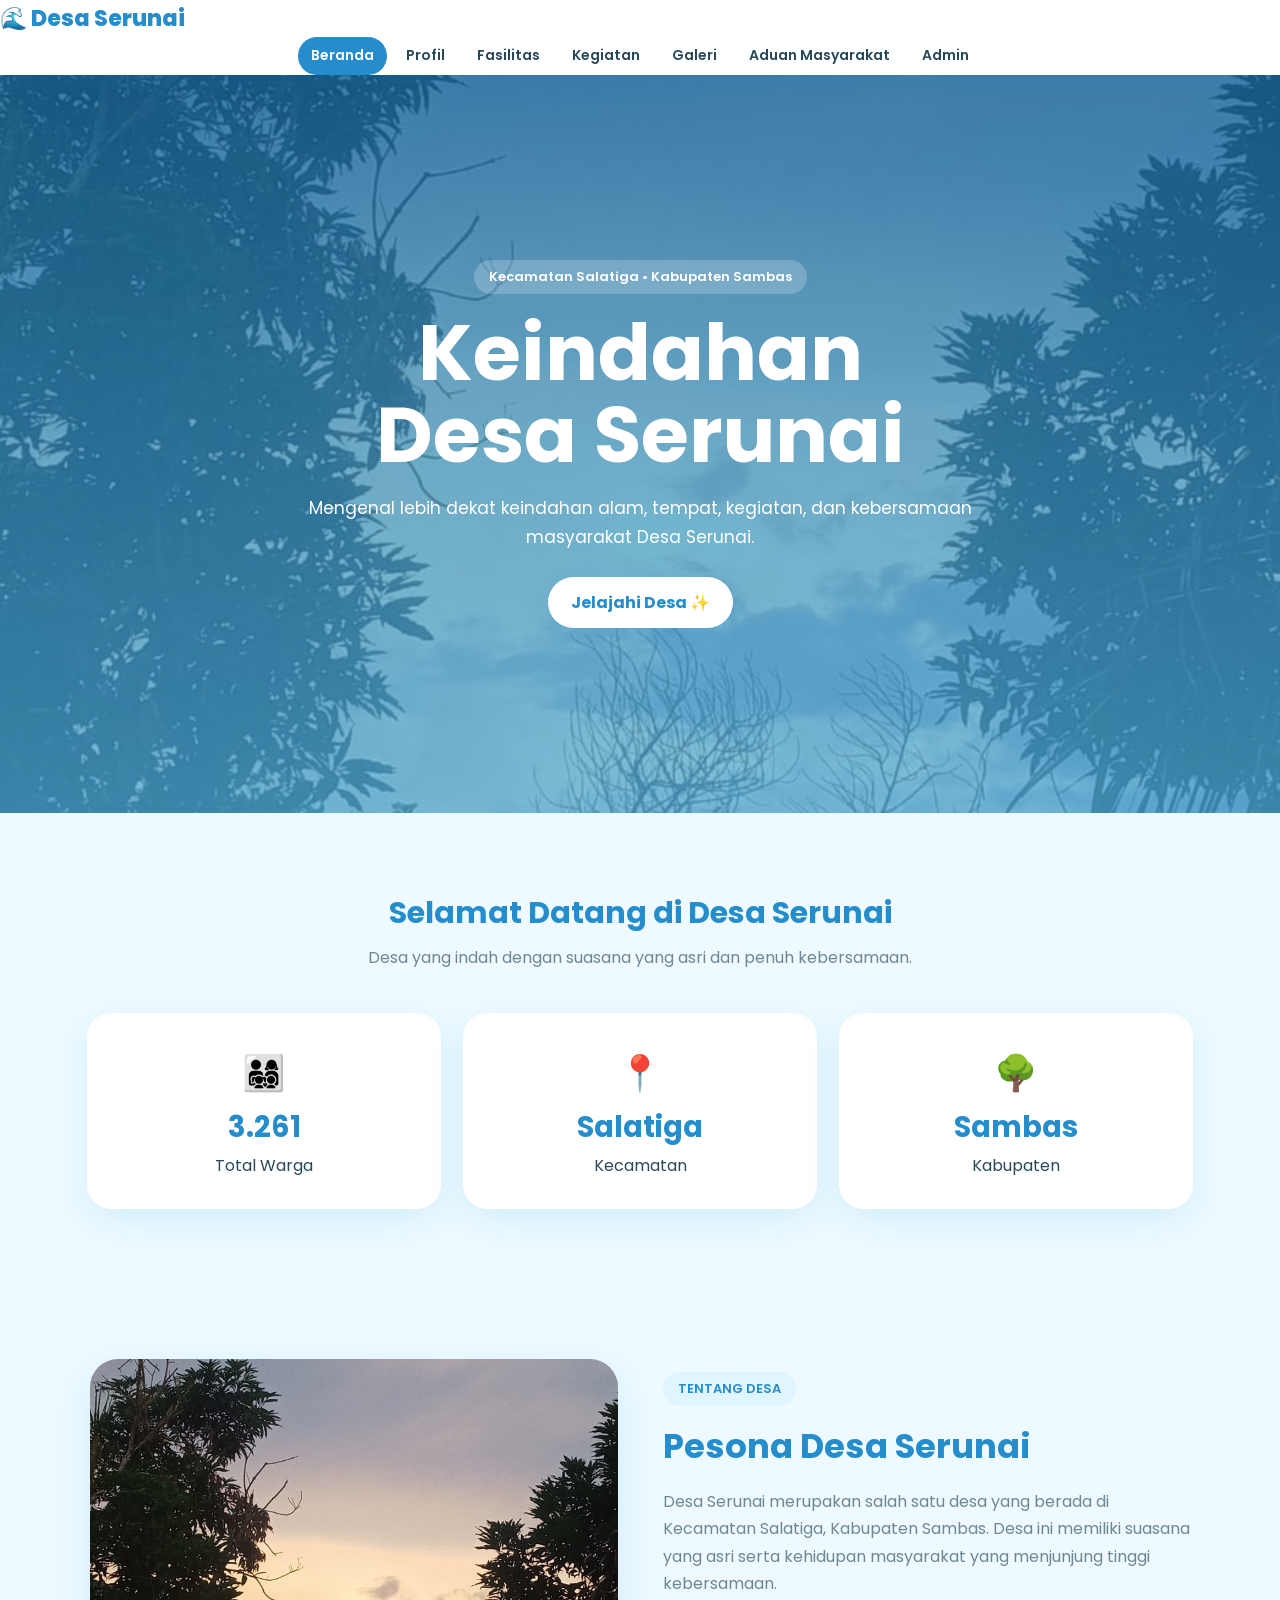
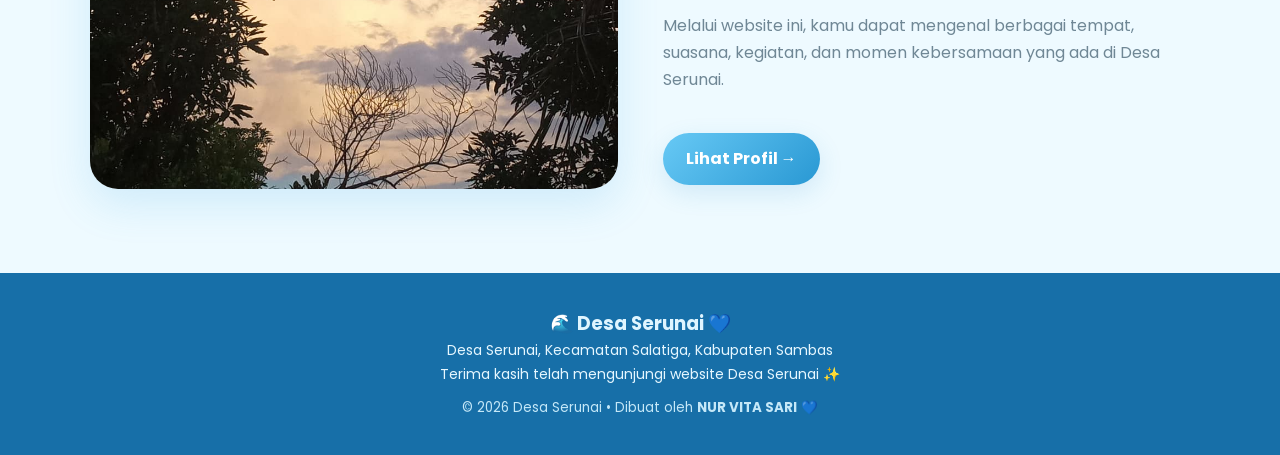
<file: index.html>
<!DOCTYPE html>
<html lang="id">

<head>
    <meta charset="UTF-8">
    <meta name="viewport" content="width=device-width, initial-scale=1.0">

    <title>Desa Serunai - Beranda</title>
      <link rel="icon" type="image/jpeg" href="favicon.jpg">
<link rel="shortcut icon" type="image/jpeg" href="favicon.jpg">

    <link rel="stylesheet" href="style.css">
</head>

<body>

<nav>

    <div class="logo">
        🌊 Desa Serunai
    </div>

    <div class="menu">

        <a href="index.html" class="active">
            Beranda
        </a>

        <a href="profil.html">
            Profil
        </a>

        <a href="fasilitas.html">
            Fasilitas
        </a>

        <a href="kegiatan.html">
            Kegiatan
        </a>

        <a href="galeri.html">
            Galeri
        </a>

        <a href="aduan.html">
            Aduan Masyarakat
        </a>

        <a href="admin.html">
            Admin
        </a>

    </div>

</nav>


<!-- ========================================
     HERO
======================================== -->

<section class="hero">

    <div class="hero-content">

        <span class="label">
            Kecamatan Salatiga • Kabupaten Sambas
        </span>

        <h1>
            Keindahan<br>
            Desa Serunai
        </h1>

        <p>
            Mengenal lebih dekat keindahan alam, tempat,
            kegiatan, dan kebersamaan masyarakat Desa Serunai.
        </p>

        <a
            href="profil.html"
            class="btn sound">

            Jelajahi Desa ✨

        </a>

    </div>

</section>


<!-- ========================================
     STATISTIK
======================================== -->

<section class="section">

    <div class="title">

        <h2>
            Selamat Datang di Desa Serunai
        </h2>

        <p>
            Desa yang indah dengan suasana
            yang asri dan penuh kebersamaan.
        </p>

    </div>


    <div class="stats">


        <div class="stat card-animate">

            <div class="icon">
                👨‍👩‍👧‍👦
            </div>

            <h3>
                3.261
            </h3>

            <p>
                Total Warga
            </p>

        </div>


        <div class="stat card-animate">

            <div class="icon">
                📍
            </div>

            <h3>
                Salatiga
            </h3>

            <p>
                Kecamatan
            </p>

        </div>


        <div class="stat card-animate">

            <div class="icon">
                🌳
            </div>

            <h3>
                Sambas
            </h3>

            <p>
                Kabupaten
            </p>

        </div>


    </div>

</section>


<!-- ========================================
     TENTANG DESA
======================================== -->

<section class="section purple-section">

    <div class="about-home">


        <div class="image-box">

            <img
                src="foto/keindahan.jpg"
                alt="Keindahan Desa Serunai">

        </div>


        <div class="about-text">

            <span class="label purple">
                TENTANG DESA
            </span>


            <h2>
                Pesona Desa Serunai
            </h2>


            <p>
                Desa Serunai merupakan salah satu desa
                yang berada di Kecamatan Salatiga,
                Kabupaten Sambas.

                Desa ini memiliki suasana yang asri
                serta kehidupan masyarakat yang
                menjunjung tinggi kebersamaan.
            </p>


            <p>
                Melalui website ini, kamu dapat mengenal
                berbagai tempat, suasana, kegiatan,
                dan momen kebersamaan yang ada
                di Desa Serunai.
            </p>


            <a
                href="profil.html"
                class="btn purple-btn sound">

                Lihat Profil →

            </a>

        </div>


    </div>

</section>


<!-- ========================================
     FOOTER
======================================== -->

<footer>

    <h3>
        🌊 Desa Serunai 💙
    </h3>


    <p>
        Desa Serunai, Kecamatan Salatiga,
        Kabupaten Sambas
    </p>


    <p>
        Terima kasih telah mengunjungi website
        Desa Serunai ✨
    </p>


    <small>
        © 2026 Desa Serunai •
        Dibuat oleh <strong>NUR VITA SARI</strong> 💙
    </small>


</footer>


<script src="script.js"></script>

</body>
</html>
</file>
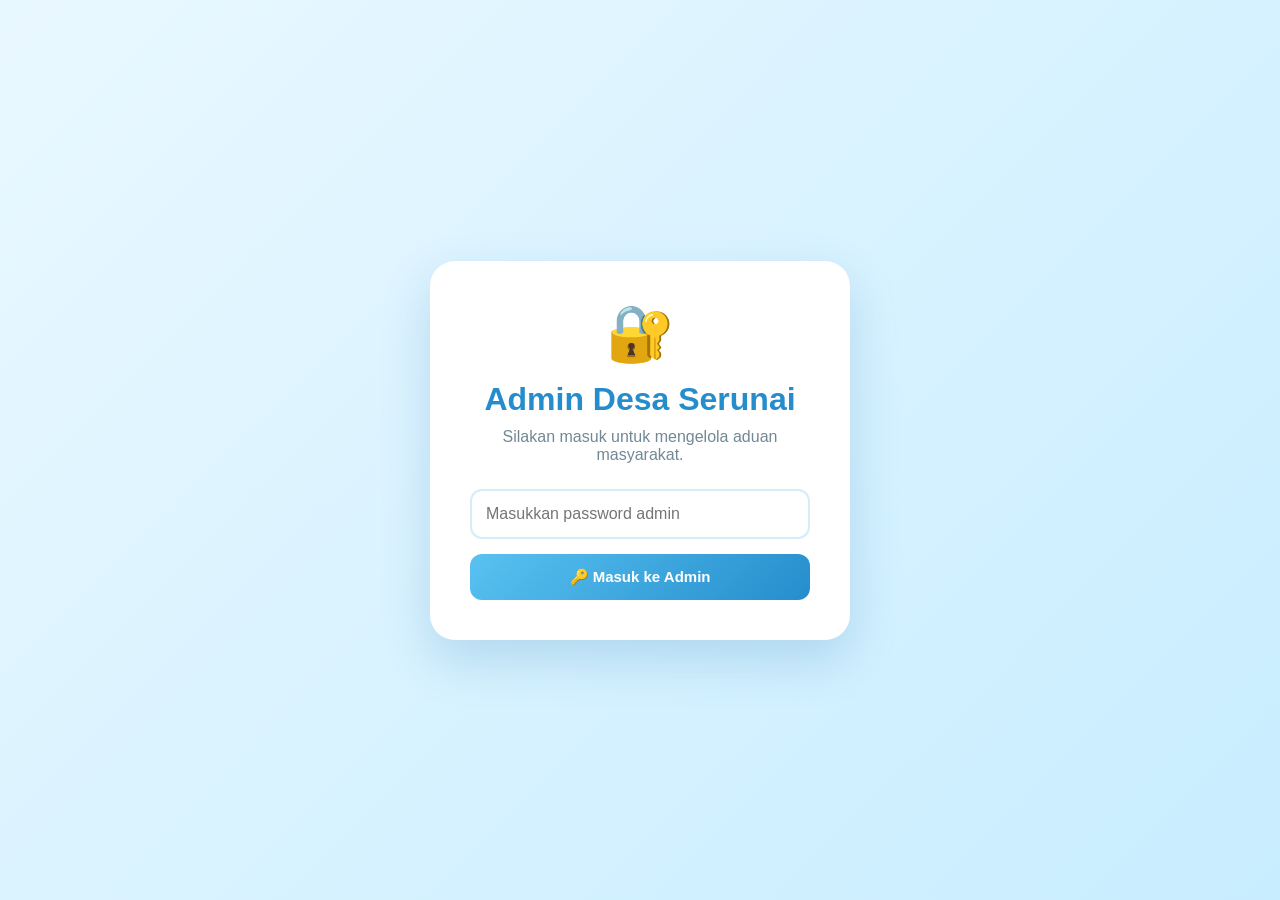
<file: admin.html>
<!DOCTYPE html>
<html lang="id">

<head>

<meta charset="UTF-8">

<meta name="viewport"
      content="width=device-width, initial-scale=1.0">

<title>Admin Aduan - Desa Serunai</title>

<style>

* {
    box-sizing: border-box;
    margin: 0;
    padding: 0;
    font-family: Arial, sans-serif;
}

body {

    min-height: 100vh;

    background:
        linear-gradient(
            135deg,
            #e9f8ff,
            #c8edff
        );

    color: #29485a;

}

/* =====================================================
   LOGIN
===================================================== */

#loginPage {

    min-height: 100vh;

    display: flex;

    justify-content: center;

    align-items: center;

    padding: 20px;

}

.login-box {

    width: 100%;

    max-width: 420px;

    padding: 40px;

    background: white;

    border-radius: 25px;

    text-align: center;

    box-shadow:
        0 20px 50px
        rgba(0,100,160,.18);

}

.login-box h1 {

    color: #258dcc;

    margin-bottom: 10px;

}

.login-box p {

    color: #718895;

    margin-bottom: 25px;

}

.login-box input {

    width: 100%;

    padding: 14px;

    border:
        2px solid
        #d5edf8;

    border-radius: 12px;

    outline: none;

    margin-bottom: 15px;

    font-size: 16px;

}

.login-box input:focus {

    border-color: #4db8ed;

}

.login-box button {

    width: 100%;

    padding: 14px;

    border: none;

    border-radius: 12px;

    background:
        linear-gradient(
            135deg,
            #59c2f1,
            #258dcc
        );

    color: white;

    font-weight: bold;

    cursor: pointer;

    font-size: 15px;

}

.login-box button:hover {

    opacity: .9;

}

#loginError {

    display: none;

    margin-top: 15px;

    color: #dc455c;

}

/* =====================================================
   ADMIN
===================================================== */

#adminPage {

    display: none;

    min-height: 100vh;

}

header {

    padding: 35px 20px;

    text-align: center;

    color: white;

    background:
        linear-gradient(
            135deg,
            #54beef,
            #258dcc
        );

}

header h1 {

    margin-bottom: 8px;

}

header p {

    opacity: .95;

}

.logout {

    margin-top: 15px;

    padding: 10px 18px;

    border:
        1px solid
        rgba(255,255,255,.6);

    border-radius: 10px;

    background:
        rgba(255,255,255,.15);

    color: white;

    cursor: pointer;

}

.logout:hover {

    background:
        rgba(255,255,255,.25);

}

/* =====================================================
   CONTAINER
===================================================== */

.container {

    width: 94%;

    max-width: 1100px;

    margin: 30px auto;

}

.toolbar {

    background: white;

    padding: 25px;

    border-radius: 22px;

    box-shadow:
        0 10px 35px
        rgba(50,150,200,.15);

    margin-bottom: 20px;

}

.toolbar h2 {

    color: #258dcc;

    margin-bottom: 8px;

}

.api-status {

    display: inline-block;

    margin-top: 12px;

    padding: 8px 13px;

    border-radius: 20px;

    background: #effaff;

    color: #258dcc;

    font-size: 13px;

}

.refresh {

    margin-top: 15px;

    padding: 11px 18px;

    border: none;

    border-radius: 10px;

    background: #258dcc;

    color: white;

    cursor: pointer;

    font-weight: bold;

}

.refresh:hover {

    background: #1778b3;

}

/* =====================================================
   CARD
===================================================== */

.card {

    background: white;

    border-radius: 22px;

    padding: 25px;

    margin-bottom: 20px;

    box-shadow:
        0 10px 35px
        rgba(50,150,200,.14);

}

.card h3 {

    color: #258dcc;

    margin-bottom: 15px;

    font-size: 22px;

}

.info {

    line-height: 1.9;

    margin-bottom: 15px;

}

.status {

    display: inline-block;

    padding: 5px 12px;

    border-radius: 20px;

    background: #fff0bd;

    color: #947000;

    font-size: 12px;

    font-weight: bold;

}

.isi {

    padding: 18px;

    background: #f1fbff;

    border-left:
        4px solid
        #4db8ed;

    border-radius: 12px;

    line-height: 1.7;

    margin-bottom: 18px;

}

/* =====================================================
   BALASAN LAMA
===================================================== */

.balasan-lama {

    padding: 18px;

    margin-top: 15px;

    margin-bottom: 18px;

    background: #effff7;

    border-left:
        4px solid
        #39b98a;

    border-radius: 12px;

    line-height: 1.7;

}

.balasan-lama strong {

    color: #22956d;

}

/* =====================================================
   REPLY BOX
===================================================== */

.reply-box {

    margin-top: 18px;

    padding: 20px;

    background: #f8fcff;

    border:
        1px solid
        #dceff7;

    border-radius: 15px;

}

.reply-box label {

    display: block;

    margin-bottom: 8px;

    font-weight: bold;

    color: #31566a;

}

.reply-box textarea {

    width: 100%;

    min-height: 120px;

    resize: vertical;

    padding: 13px;

    border:
        2px solid
        #d7edf6;

    border-radius: 12px;

    outline: none;

    font-size: 15px;

}

.reply-box textarea:focus {

    border-color: #4db8ed;

}

.reply-bottom {

    display: flex;

    gap: 10px;

    align-items: center;

    margin-top: 12px;

    flex-wrap: wrap;

}

.reply-bottom select {

    padding: 11px;

    border:
        2px solid
        #d7edf6;

    border-radius: 10px;

    background: white;

    cursor: pointer;

}

.btn-balasan {

    padding: 11px 18px;

    border: none;

    border-radius: 10px;

    background: #39b98a;

    color: white;

    font-weight: bold;

    cursor: pointer;

}

.btn-balasan:hover {

    background: #299d75;

}

.btn-balasan:disabled {

    opacity: .6;

    cursor: not-allowed;

}

/* =====================================================
   LOADING
===================================================== */

.kosong,
.loading {

    padding: 50px;

    background: white;

    border-radius: 22px;

    text-align: center;

}

.kosong h2,
.loading h2 {

    color: #258dcc;

    margin-bottom: 10px;

}

/* =====================================================
   ERROR
===================================================== */

.error-box {

    padding: 20px;

    background: #fff0f3;

    color: #d4425a;

    border-radius: 15px;

    text-align: center;

}

/* =====================================================
   RESPONSIVE
===================================================== */

@media(max-width:600px) {

    .container {

        width: 92%;

    }

    .card {

        padding: 18px;

    }

    .reply-bottom {

        flex-direction: column;

        align-items: stretch;

    }

    .reply-bottom select,
    .btn-balasan {

        width: 100%;

    }

}

</style>

</head>


<body>


<!-- =====================================================
     LOGIN
===================================================== -->

<div id="loginPage">

    <div class="login-box">

        <div
            style="
                font-size:55px;
                margin-bottom:15px;
            "
        >
            🔐
        </div>

        <h1>
            Admin Desa Serunai
        </h1>

        <p>
            Silakan masuk untuk
            mengelola aduan masyarakat.
        </p>

        <input
            type="password"
            id="password"
            placeholder="Masukkan password admin"
        >

        <button onclick="loginAdmin()">
            🔑 Masuk ke Admin
        </button>

        <div id="loginError">
            ❌ Password salah.
        </div>

    </div>

</div>


<!-- =====================================================
     ADMIN
===================================================== -->

<div id="adminPage">

    <header>

        <h1>
            🌊 Admin Desa Serunai
        </h1>

        <p>
            Panel Pengelolaan Aduan Masyarakat
        </p>

        <button
            class="logout"
            onclick="logoutAdmin()"
        >
            🚪 Keluar
        </button>

    </header>


    <div class="container">

        <div class="toolbar">

            <h2>
                💌 Data Aduan Masyarakat
            </h2>

            <p>
                Kelola aduan dan berikan
                balasan kepada masyarakat.
            </p>

            <div
                id="apiStatus"
                class="api-status"
            >
                🔄 Menghubungkan...
            </div>

            <br>

            <button
                class="refresh"
                onclick="ambilData()"
            >
                🔄 Refresh Data
            </button>

        </div>


        <div id="daftarAduan">

        </div>

    </div>

</div>


<script>

/* =====================================================
   KONFIGURASI
===================================================== */

const API_URL =
    "https://script.google.com/macros/s/AKfycbyC9Zb2LLDNiuRFQly2cYOfBQUuapv3_4bIygGKFYwK5VaRYfj2nJwn_UcS7KsPWBTa/exec";

const TOKEN =
    "SERUNAI2026";

const PASSWORD_ADMIN =
    "nurvita1234";


/* =====================================================
   LOGIN
===================================================== */

function loginAdmin() {

    const password =
        document
        .getElementById("password")
        .value
        .trim();


    if (
        password ===
        PASSWORD_ADMIN
    ) {

        sessionStorage.setItem(
            "adminLogin",
            "true"
        );


        document
            .getElementById("loginPage")
            .style.display = "none";


        document
            .getElementById("adminPage")
            .style.display = "block";


        ambilData();


    } else {

        document
            .getElementById("loginError")
            .style.display = "block";

    }

}


/* =====================================================
   ENTER LOGIN
===================================================== */

document
    .getElementById("password")
    .addEventListener(
        "keypress",
        function(event) {

            if (
                event.key ===
                "Enter"
            ) {

                loginAdmin();

            }

        }
    );


/* =====================================================
   LOGOUT
===================================================== */

function logoutAdmin() {

    sessionStorage.removeItem(
        "adminLogin"
    );


    document
        .getElementById("adminPage")
        .style.display = "none";


    document
        .getElementById("loginPage")
        .style.display = "flex";


    document
        .getElementById("password")
        .value = "";

}


/* =====================================================
   AMBIL DATA
===================================================== */

async function ambilData() {

    const container =
        document
        .getElementById(
            "daftarAduan"
        );


    container.innerHTML = `

        <div class="loading">

            <h2>
                🔄 Mengambil data...
            </h2>

            <p>
                Mohon tunggu sebentar.
            </p>

        </div>

    `;


    document
        .getElementById("apiStatus")
        .innerText =
        "🔄 Menghubungkan ke API...";


    try {

        const url =
            API_URL +
            "?token=" +
            encodeURIComponent(
                TOKEN
            ) +
            "&t=" +
            Date.now();


        const response =
            await fetch(url);


        const text =
            await response.text();


        console.log(
            "RESPON API:",
            text
        );


        let hasil;


        try {

            hasil =
                JSON.parse(text);

        } catch (error) {

            throw new Error(
                "API tidak mengembalikan JSON. Pastikan Apps Script sudah di-deploy sebagai Web App."
            );

        }


        if (
            hasil.success !== true
        ) {

            throw new Error(
                hasil.message ||
                "API gagal."
            );

        }


        document
            .getElementById("apiStatus")
            .innerText =
            "● API Terhubung • Data terbaru berhasil dimuat";


        renderData(
            hasil.data || []
        );


    } catch(error) {

        console.error(error);


        document
            .getElementById("apiStatus")
            .innerText =
            "● API gagal dihubungi";


        container.innerHTML = `

            <div class="error-box">

                ❌

                <b>
                    Gagal mengambil data.
                </b>

                <br><br>

                ${aman(
                    error.message
                )}

                <br><br>

                <button
                    class="refresh"
                    onclick="ambilData()"
                >
                    🔄 Coba Lagi
                </button>

            </div>

        `;

    }

}


/* =====================================================
   TAMPILKAN DATA
===================================================== */

function renderData(data) {

    const container =
        document
        .getElementById(
            "daftarAduan"
        );


    container.innerHTML = "";


    if (
        !data ||
        data.length === 0
    ) {

        container.innerHTML = `

            <div class="kosong">

                <div
                    style="
                        font-size:50px;
                        margin-bottom:15px;
                    "
                >
                    📭
                </div>

                <h2>
                    Belum Ada Aduan
                </h2>

                <p>
                    Belum ada aduan masyarakat.
                </p>

            </div>

        `;

        return;

    }


    data.forEach(
        function(aduan) {

            const card =
                document.createElement(
                    "div"
                );


            card.className =
                "card";


            const id =
                String(
                    aduan.id || ""
                ).trim();


            const balasan =
                aduan.balasan || "";


            /*
             * Gunakan ID internal yang aman
             * untuk textarea dan select.
             */

            const safeId =
                buatId(id);


            card.dataset.id =
                id;


            card.innerHTML = `

                <h3>
                    💌 ${aman(id)}
                </h3>


                <div class="info">

                    <b>👤 Nama:</b>
                    ${aman(aduan.nama)}

                    <br>

                    <b>📂 Kategori:</b>
                    ${aman(aduan.kategori)}

                    <br>

                    <b>📌 Judul:</b>
                    ${aman(aduan.judul)}

                    <br>

                    <b>📅 Tanggal:</b>
                    ${aman(aduan.tanggal)}

                    <br>

                    <b>📌 Status:</b>

                    <span class="status">
                        ${aman(
                            aduan.status ||
                            "Menunggu"
                        )}
                    </span>

                </div>


                <div class="isi">

                    <b>
                        📝 Isi Aduan:
                    </b>

                    <br><br>

                    ${aman(
                        aduan.isi
                    )}

                </div>


                ${
                    balasan
                    ?
                    `

                    <div class="balasan-lama">

                        <strong>
                            💬 Balasan Admin:
                        </strong>

                        <br><br>

                        ${aman(
                            balasan
                        )}

                    </div>

                    `
                    :
                    ""
                }


                <div class="reply-box">

                    <label>
                        💬 Balas Aduan
                    </label>


                    <textarea
                        id="balasan-${safeId}"
                        placeholder="Tuliskan balasan untuk masyarakat..."
                    >${aman(
                        balasan
                    )}</textarea>


                    <div class="reply-bottom">

                        <select
                            id="status-${safeId}"
                        >

                            <option
                                value="Menunggu"
                                ${
                                    aduan.status ===
                                    "Menunggu"
                                    ?
                                    "selected"
                                    :
                                    ""
                                }
                            >
                                Menunggu
                            </option>


                            <option
                                value="Diproses"
                                ${
                                    aduan.status ===
                                    "Diproses"
                                    ?
                                    "selected"
                                    :
                                    ""
                                }
                            >
                                Diproses
                            </option>


                            <option
                                value="Selesai"
                                ${
                                    aduan.status ===
                                    "Selesai"
                                    ?
                                    "selected"
                                    :
                                    ""
                                }
                            >
                                Selesai
                            </option>

                        </select>


                        <button
                            class="btn-balasan"
                            onclick="kirimBalasan(this)"
                        >
                            📤 Kirim Balasan
                        </button>

                    </div>

                </div>

            `;


            container.appendChild(
                card
            );

        }
    );

}


/* =====================================================
   KIRIM BALASAN
===================================================== */

async function kirimBalasan(tombol) {

    const card =
        tombol.closest(".card");


    if (!card) {

        alert(
            "❌ Data aduan tidak ditemukan."
        );

        return;

    }


    /*
     * Ambil ID langsung dari card.
     * Ini mencegah ID rusak karena karakter
     * khusus pada HTML.
     */

    const id =
        String(
            card.dataset.id || ""
        ).trim();


    const textarea =
        card.querySelector(
            "textarea"
        );


    const select =
        card.querySelector(
            "select"
        );


    const balasan =
        textarea.value.trim();


    const status =
        select.value;


    if (!id) {

        alert(
            "❌ ID aduan tidak ditemukan."
        );

        return;

    }


    if (!balasan) {

        alert(
            "Silakan tuliskan balasan terlebih dahulu."
        );

        textarea.focus();

        return;

    }


    tombol.disabled =
        true;


    tombol.innerText =
        "⏳ Menyimpan...";


    try {

        const data = {

            action:
                "balas",

            token:
                TOKEN,

            id:
                id,

            balasan:
                balasan,

            status:
                status

        };


        console.log(
            "DATA YANG DIKIRIM:",
            data
        );


        const response =
            await fetch(
                API_URL,
                {

                    method:
                        "POST",

                    headers: {

                        "Content-Type":
                            "text/plain;charset=utf-8"

                    },

                    body:
                        JSON.stringify(
                            data
                        )

                }
            );


        const text =
            await response.text();


        console.log(
            "RESPON BALASAN:",
            text
        );


        let hasil;


        try {

            hasil =
                JSON.parse(text);

        } catch(error) {

            throw new Error(
                "API tidak mengembalikan JSON. Periksa deployment Apps Script."
            );

        }


        if (
            hasil.success !== true
        ) {

            throw new Error(
                hasil.message ||
                "Balasan gagal disimpan."
            );

        }


        alert(
            "✅ Balasan berhasil disimpan!"
        );


        ambilData();


    } catch(error) {

        console.error(error);


        alert(
            "❌ Gagal menyimpan balasan:\n\n" +
            error.message
        );


        tombol.disabled =
            false;


        tombol.innerText =
            "📤 Kirim Balasan";

    }

}


/* =====================================================
   BUAT ID AMAN
===================================================== */

function buatId(value) {

    return String(value)
        .replace(
            /[^a-zA-Z0-9_-]/g,
            "_"
        );

}


/* =====================================================
   AMANKAN HTML
===================================================== */

function aman(value) {

    if (
        value === null ||
        value === undefined
    ) {

        return "";

    }


    const div =
        document.createElement(
            "div"
        );


    div.textContent =
        String(value);


    return div.innerHTML;

}


/* =====================================================
   CEK LOGIN SAAT HALAMAN DIBUKA
===================================================== */

if (
    sessionStorage.getItem(
        "adminLogin"
    ) === "true"
) {

    document
        .getElementById("loginPage")
        .style.display =
        "none";


    document
        .getElementById("adminPage")
        .style.display =
        "block";


    ambilData();

}

</script>

</body>

</html>
</file>
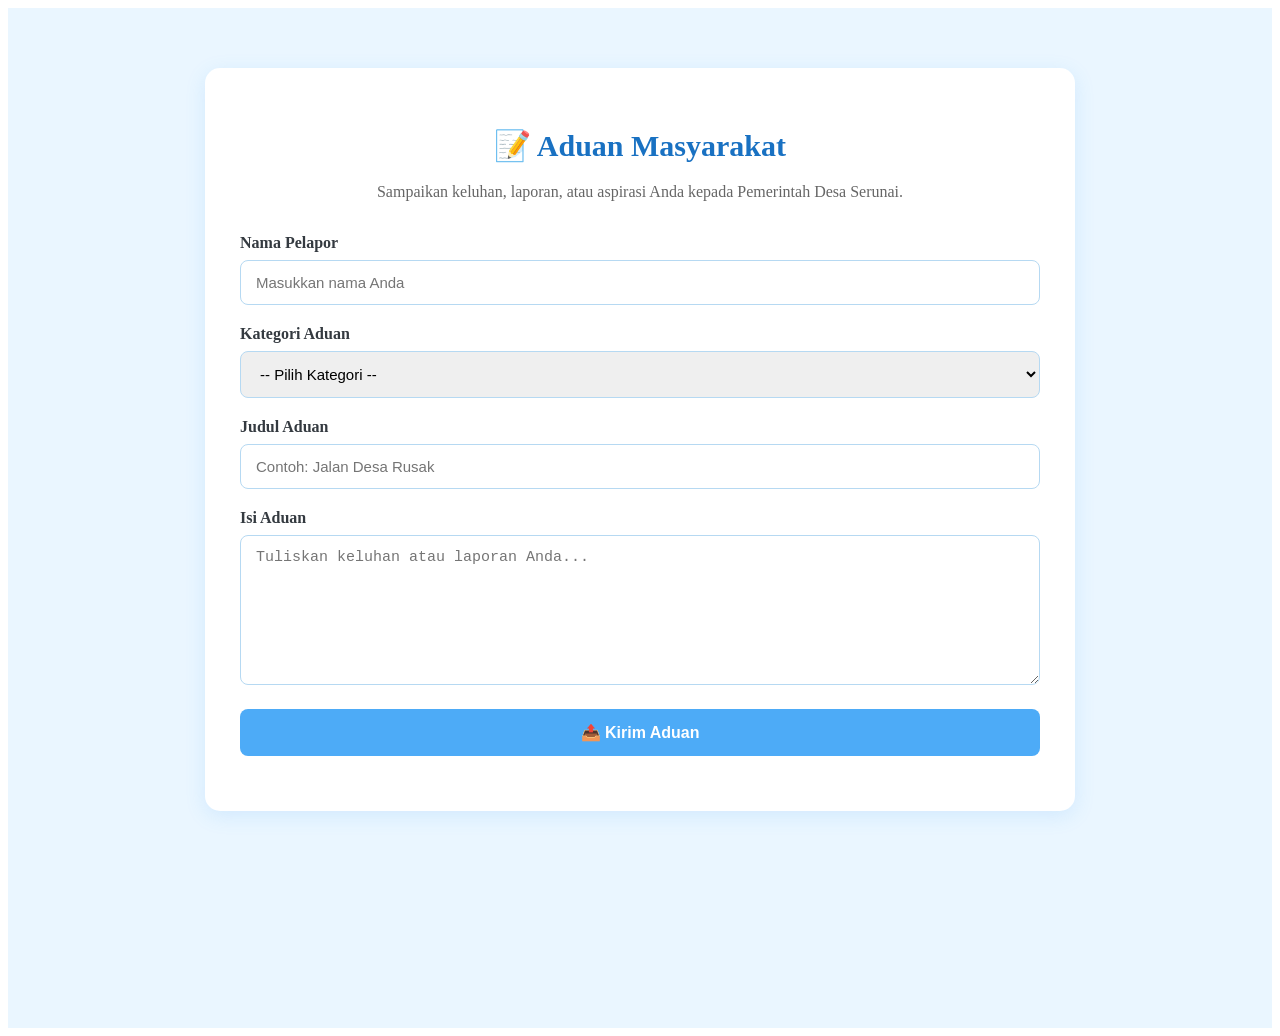
<file: aduan.html>
<!DOCTYPE html>
<html lang="id">

<head>

  <meta charset="UTF-8">

  <meta name="viewport"
        content="width=device-width, initial-scale=1.0">

  <title>Aduan Masyarakat - Desa Serunai</title>

  <!-- FAVICON -->
  <link rel="icon"
        type="image/jpeg"
        href="favicon.jpg">

  <link rel="shortcut icon"
        type="image/jpeg"
        href="favicon.jpg">


  <style>

    /* ==========================================
       BAGIAN ADUAN
       ========================================== */

    .aduan-section {
      padding: 60px 20px;
      background: #eaf6ff;
      min-height: 100vh;
    }


    .aduan-container {
      max-width: 800px;
      margin: auto;
      background: white;
      padding: 35px;
      border-radius: 15px;

      box-shadow:
        0 5px 20px rgba(77, 171, 247, 0.15);
    }


    /* ==========================================
       HEADER
       ========================================== */

    .aduan-header {
      text-align: center;
      margin-bottom: 30px;
    }


    .aduan-header h2 {
      color: #1971c2;
      font-size: 30px;
      margin-bottom: 10px;
    }


    .aduan-header p {
      color: #666;
      line-height: 1.6;
    }


    /* ==========================================
       FORM
       ========================================== */

    .form-group {
      margin-bottom: 20px;
    }


    .form-group label {
      display: block;
      margin-bottom: 8px;
      font-weight: bold;
      color: #343a40;
    }


    .form-group input,
    .form-group select,
    .form-group textarea {

      width: 100%;

      padding: 13px 15px;

      border: 1px solid #b6d9f2;

      border-radius: 8px;

      font-size: 15px;

      outline: none;

      transition: 0.3s;

      box-sizing: border-box;
    }


    .form-group input:focus,
    .form-group select:focus,
    .form-group textarea:focus {

      border-color: #4dabf7;

      box-shadow:
        0 0 0 3px rgba(77, 171, 247, 0.15);
    }


    .form-group textarea {

      min-height: 150px;

      resize: vertical;
    }


    /* ==========================================
       TOMBOL
       ========================================== */

    #btnKirim {

      width: 100%;

      padding: 14px;

      background: #4dabf7;

      color: white;

      border: none;

      border-radius: 8px;

      font-size: 16px;

      font-weight: bold;

      cursor: pointer;

      transition: 0.3s;
    }


    #btnKirim:hover {

      background: #339af0;
    }


    #btnKirim:disabled {

      background: #a5d8ff;

      cursor: not-allowed;
    }


    /* ==========================================
       HASIL
       ========================================== */

    #hasilAduan {

      margin-top: 20px;
    }


    .berhasil {

      padding: 18px;

      background: #d3f9d8;

      color: #2b8a3e;

      border-radius: 8px;

      line-height: 1.6;
    }


    .gagal {

      padding: 18px;

      background: #ffe3e3;

      color: #c92a2a;

      border-radius: 8px;

      line-height: 1.6;
    }


    /* ==========================================
       RESPONSIVE
       ========================================== */

    @media (max-width: 600px) {

      .aduan-section {

        padding: 30px 15px;
      }


      .aduan-container {

        padding: 25px 20px;
      }


      .aduan-header h2 {

        font-size: 25px;
      }

    }

  </style>

</head>


<body>


  <!-- ==========================================
       ADUAN MASYARAKAT DESA SERUNAI
       ========================================== -->

  <section class="aduan-section">

    <div class="aduan-container">


      <!-- HEADER -->

      <div class="aduan-header">

        <h2>
          📝 Aduan Masyarakat
        </h2>

        <p>
          Sampaikan keluhan, laporan, atau aspirasi
          Anda kepada Pemerintah Desa Serunai.
        </p>

      </div>


      <!-- FORM ADUAN -->

      <form id="formAduan">


        <!-- NAMA -->

        <div class="form-group">

          <label for="nama">
            Nama Pelapor
          </label>

          <input
            type="text"
            id="nama"
            placeholder="Masukkan nama Anda"
            required
          >

        </div>


        <!-- KATEGORI -->

        <div class="form-group">

          <label for="kategori">
            Kategori Aduan
          </label>

          <select
            id="kategori"
            required
          >

            <option value="">
              -- Pilih Kategori --
            </option>

            <option value="Infrastruktur">
              Infrastruktur
            </option>

            <option value="Pelayanan Desa">
              Pelayanan Desa
            </option>

            <option value="Kebersihan">
              Kebersihan
            </option>

            <option value="Keamanan">
              Keamanan
            </option>

            <option value="Bantuan Sosial">
              Bantuan Sosial
            </option>

            <option value="Lainnya">
              Lainnya
            </option>

          </select>

        </div>


        <!-- JUDUL -->

        <div class="form-group">

          <label for="judul">
            Judul Aduan
          </label>

          <input
            type="text"
            id="judul"
            placeholder="Contoh: Jalan Desa Rusak"
            required
          >

        </div>


        <!-- ISI -->

        <div class="form-group">

          <label for="isi">
            Isi Aduan
          </label>

          <textarea
            id="isi"
            placeholder="Tuliskan keluhan atau laporan Anda..."
            required
          ></textarea>

        </div>


        <!-- TOMBOL -->

        <button
          type="submit"
          id="btnKirim"
        >
          📤 Kirim Aduan
        </button>


      </form>


      <!-- HASIL -->

      <div id="hasilAduan"></div>


    </div>

  </section>


  <!-- ==========================================
       JAVASCRIPT
       ========================================== -->

  <script>


    // ==========================================
    // URL GOOGLE APPS SCRIPT
    // ==========================================

    const URL_SCRIPT =
      "https://script.google.com/macros/s/AKfycbyC9Zb2LLDNiuRFQly2cYOfBQUuapv3_4bIygGKFYwK5VaRYfj2nJwn_UcS7KsPWBTa/exec";

    // ==========================================
    // TOKEN
    // HARUS SAMA DENGAN TOKEN DI CODE.GS
    // ==========================================

    const TOKEN =
      "SERUNAI2026";


    // ==========================================
    // MENGAMBIL ELEMENT
    // ==========================================

    const formAduan =
      document.getElementById("formAduan");

    const btnKirim =
      document.getElementById("btnKirim");

    const hasilAduan =
      document.getElementById("hasilAduan");


    // ==========================================
    // KETIKA FORM DIKIRIM
    // ==========================================

    formAduan.addEventListener(
      "submit",
      async function(event) {


        // Mencegah halaman reload

        event.preventDefault();


        // ========================================
        // MENGAMBIL DATA
        // ========================================

        const nama =
          document
            .getElementById("nama")
            .value
            .trim();


        const kategori =
          document
            .getElementById("kategori")
            .value;


        const judul =
          document
            .getElementById("judul")
            .value
            .trim();


        const isi =
          document
            .getElementById("isi")
            .value
            .trim();


        // ========================================
        // VALIDASI
        // ========================================

        if (
          nama === "" ||
          kategori === "" ||
          judul === "" ||
          isi === ""
        ) {

          alert(
            "Mohon lengkapi semua data aduan."
          );

          return;
        }


        // ========================================
        // DISABLE TOMBOL
        // ========================================

        btnKirim.disabled = true;

        btnKirim.innerHTML =
          "⏳ Mengirim Aduan...";


        // ========================================
        // DATA YANG DIKIRIM
        // ========================================

        const data = {

          token: TOKEN,

          nama: nama,

          kategori: kategori,

          judul: judul,

          isi: isi

        };


        // ========================================
        // KIRIM DATA
        // ========================================

        try {


          const response =
            await fetch(
              URL_SCRIPT,
              {

                method: "POST",

                body:
                  JSON.stringify(data)

              }
            );


          // ======================================
          // MEMBACA RESPONSE
          // ======================================

          const hasil =
            await response.json();


          // ======================================
          // BERHASIL
          // ======================================

          if (hasil.success) {


            hasilAduan.innerHTML = `

              <div class="berhasil">

                <strong>
                  ✅ Aduan berhasil dikirim!
                </strong>

                <br><br>

                Nomor Aduan Anda:

                <strong>
                  ${hasil.id}
                </strong>

                <br><br>

                Silakan simpan nomor aduan
                tersebut untuk keperluan pengecekan.

              </div>

            `;


            // Kosongkan form

            formAduan.reset();


          }


          // ======================================
          // GAGAL
          // ======================================

          else {


            hasilAduan.innerHTML = `

              <div class="gagal">

                ❌ Aduan gagal dikirim.

                <br><br>

                Pesan:

                ${hasil.message}

              </div>

            `;

          }


        }


        // ========================================
        // ERROR
        // ========================================

        catch (error) {


          console.error(error);


          hasilAduan.innerHTML = `

            <div class="gagal">

              ❌ Terjadi kesalahan saat
              mengirim aduan.

              <br><br>

              Pastikan URL Google Apps Script
              sudah benar dan sudah di-deploy
              sebagai Web App.

            </div>

          `;

        }


        // ========================================
        // AKTIFKAN KEMBALI TOMBOL
        // ========================================

        btnKirim.disabled = false;

        btnKirim.innerHTML =
          "📤 Kirim Aduan";


      }

    );

  </script>


</body>

</html>
</file>
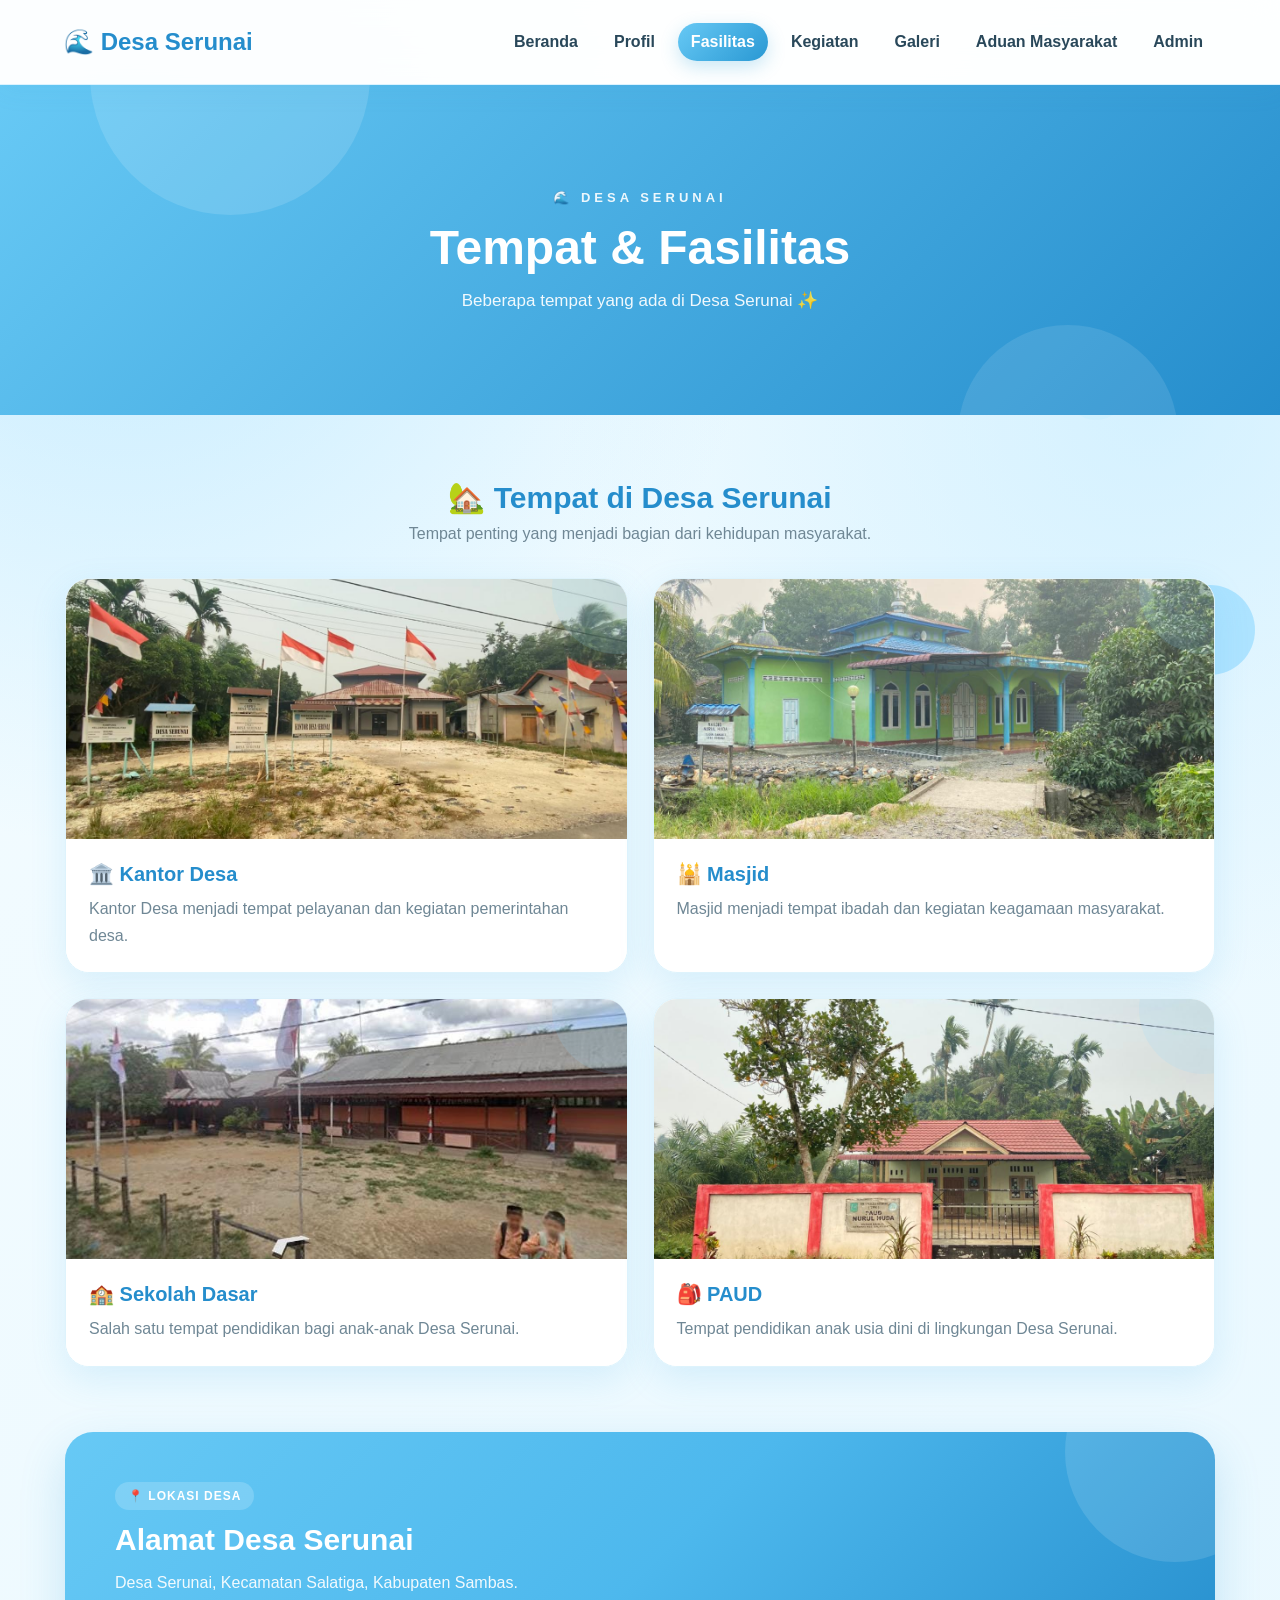
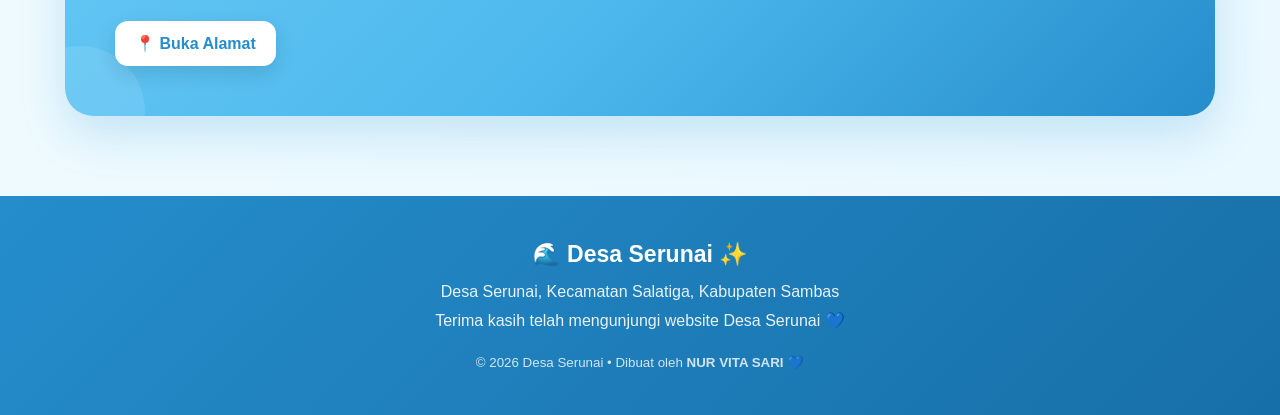
<file: fasilitas.html>
<!DOCTYPE html>
<html lang="id">

<head>

    <meta charset="UTF-8">

    <meta name="viewport"
          content="width=device-width, initial-scale=1.0">

    <title>Fasilitas Desa Serunai</title>
    <link rel="icon" type="image/jpeg" href="favicon.jpg">
<link rel="shortcut icon" type="image/jpeg" href="favicon.jpg">

    <style>

        /* =====================================================
           GLOBAL
        ===================================================== */

        * {
            margin: 0;
            padding: 0;
            box-sizing: border-box;

            font-family:
                "Segoe UI",
                Arial,
                sans-serif;
        }


        :root {

            --biru-muda: #8ed8ff;

            --biru: #4db8ed;

            --biru-tua: #258dcc;

            --biru-gelap: #176fa8;

            --putih: #ffffff;

            --background: #eefaff;

            --text: #29485a;

            --abu: #6f8795;

            --ungu: #8b7ee8;

            --hijau: #48cfa5;

            --shadow:
                0 12px 35px
                rgba(66, 174, 226, 0.15);

        }


        body {

            color:
                var(--text);

            background:

                radial-gradient(
                    circle at 10% 10%,
                    rgba(142,216,255,.45),
                    transparent 30%
                ),

                radial-gradient(
                    circle at 90% 20%,
                    rgba(186,232,255,.5),
                    transparent 30%
                ),

                linear-gradient(
                    135deg,
                    #f4fcff,
                    #e9f8ff
                );

            overflow-x: hidden;

        }


        /* =====================================================
           BUBBLE DECORATION
        ===================================================== */

        .bubble {

            position: fixed;

            border-radius: 50%;

            pointer-events: none;

            z-index: -1;

            opacity: .45;

            animation:
                floating 6s ease-in-out infinite;

        }


        .bubble.one {

            width: 130px;
            height: 130px;

            background: #a8e4ff;

            top: 18%;
            left: -45px;

        }


        .bubble.two {

            width: 90px;
            height: 90px;

            background: #72cfff;

            top: 65%;
            right: 25px;

            animation-delay: 1s;

        }


        .bubble.three {

            width: 60px;
            height: 60px;

            background: #c5efff;

            top: 40%;
            right: 12%;

            animation-delay: 2s;

        }


        @keyframes floating {

            0%,
            100% {

                transform:
                    translateY(0)
                    rotate(0deg);

            }

            50% {

                transform:
                    translateY(-25px)
                    rotate(8deg);

            }

        }



        /* =====================================================
           NAVBAR
        ===================================================== */

        nav {

            position: sticky;

            top: 0;

            z-index: 100;

            min-height: 85px;

            display: flex;

            align-items: center;

            justify-content: space-between;

            padding:
                15px 5%;

            background:
                rgba(255,255,255,.92);

            backdrop-filter:
                blur(15px);

            border-bottom:
                1px solid
                rgba(142,216,255,.3);

            box-shadow:
                0 5px 25px
                rgba(50,160,210,.08);

        }


        .logo {

            color:
                var(--biru-tua);

            font-size:
                24px;

            font-weight:
                800;

            white-space:
                nowrap;

        }


        .menu {

            display:
                flex;

            align-items:
                center;

            gap:
                10px;

            flex-wrap:
                wrap;

            justify-content:
                center;

        }


        .menu a {

            text-decoration:
                none;

            color:
                var(--text);

            font-weight:
                600;

            padding:
                10px 13px;

            border-radius:
                20px;

            transition:
                .3s;

        }


        .menu a:hover {

            color:
                var(--biru-tua);

            background:
                #e8f8ff;

            transform:
                translateY(-2px);

        }


        .menu a.active {

            color:
                white;

            background:
                linear-gradient(
                    135deg,
                    #67c9f5,
                    #2998d3
                );

            box-shadow:
                0 6px 18px
                rgba(45,160,215,.25);

        }



        /* =====================================================
           PAGE HEADER
        ===================================================== */

        .page-header {

            position:
                relative;

            overflow:
                hidden;

            min-height:
                330px;

            display:
                flex;

            flex-direction:
                column;

            align-items:
                center;

            justify-content:
                center;

            text-align:
                center;

            color:
                white;

            padding:
                40px 20px;

            background:

                linear-gradient(
                    135deg,
                    #67c9f5,
                    #258dcc
                );

        }


        .page-header::before {

            content:
                "";

            position:
                absolute;

            width:
                280px;

            height:
                280px;

            border-radius:
                50%;

            background:
                rgba(255,255,255,.13);

            top:
                -150px;

            left:
                7%;

            animation:
                floating 7s ease-in-out infinite;

        }


        .page-header::after {

            content:
                "";

            position:
                absolute;

            width:
                220px;

            height:
                220px;

            border-radius:
                50%;

            background:
                rgba(255,255,255,.10);

            right:
                8%;

            bottom:
                -130px;

            animation:
                floating 8s ease-in-out infinite reverse;

        }


        .page-header span {

            position:
                relative;

            z-index:
                2;

            letter-spacing:
                4px;

            font-size:
                13px;

            font-weight:
                bold;

            opacity:
                .9;

            margin-bottom:
                15px;

            animation:
                fadeDown .7s ease;

        }


        .page-header h1 {

            position:
                relative;

            z-index:
                2;

            font-size:
                48px;

            margin-bottom:
                15px;

            animation:
                fadeUp .7s ease;

        }


        .page-header p {

            position:
                relative;

            z-index:
                2;

            font-size:
                17px;

            opacity:
                .92;

            animation:
                fadeUp .9s ease;

        }


        @keyframes fadeDown {

            from {

                opacity: 0;

                transform:
                    translateY(-20px);

            }

            to {

                opacity: 1;

                transform:
                    translateY(0);

            }

        }


        @keyframes fadeUp {

            from {

                opacity: 0;

                transform:
                    translateY(25px);

            }

            to {

                opacity: 1;

                transform:
                    translateY(0);

            }

        }



        /* =====================================================
           SECTION
        ===================================================== */

        .section {

            width:
                92%;

            max-width:
                1150px;

            margin:
                65px auto;

        }


        .title {

            text-align:
                center;

            margin-bottom:
                35px;

        }


        .title h2 {

            color:
                var(--biru-tua);

            font-size:
                30px;

            margin-bottom:
                10px;

        }


        .title p {

            color:
                var(--abu);

        }



        /* =====================================================
           GALLERY GRID
        ===================================================== */

        .gallery-grid {

            display:
                grid;

            grid-template-columns:
                repeat(2, 1fr);

            gap:
                25px;

        }


        /* =====================================================
           PHOTO CARD
        ===================================================== */

        .photo-card {

            position:
                relative;

            overflow:
                hidden;

            display:
                flex;

            flex-direction:
                column;

            background:
                rgba(255,255,255,.96);

            border:
                1px solid
                #def3fc;

            border-radius:
                24px;

            box-shadow:
                var(--shadow);

            transition:
                .4s;

            animation:
                cardAppear .7s ease both;

        }


        .photo-card:nth-child(2) {

            animation-delay:
                .1s;

        }


        .photo-card:nth-child(3) {

            animation-delay:
                .2s;

        }


        .photo-card:nth-child(4) {

            animation-delay:
                .3s;

        }


        .photo-card::before {

            content:
                "";

            position:
                absolute;

            width:
                130px;

            height:
                130px;

            border-radius:
                50%;

            background:
                rgba(142,216,255,.15);

            right:
                -55px;

            top:
                -55px;

            transition:
                .5s;

            z-index:
                1;

        }


        .photo-card:hover {

            transform:
                translateY(-9px);

            box-shadow:
                0 20px 45px
                rgba(66,174,226,.23);

        }


        .photo-card:hover::before {

            transform:
                scale(1.7);

        }


        .photo-card img {

            width:
                100%;

            height:
                260px;

            object-fit:
                cover;

            display:
                block;

            transition:
                .5s;

        }


        .photo-card:hover img {

            transform:
                scale(1.06);

        }


        .photo-card > div {

            position:
                relative;

            z-index:
                2;

            padding:
                23px;

            background:
                rgba(255,255,255,.96);

        }


        .photo-card h3 {

            color:
                var(--biru-tua);

            font-size:
                20px;

            margin-bottom:
                9px;

        }


        .photo-card p {

            color:
                var(--abu);

            line-height:
                1.7;

        }


        @keyframes cardAppear {

            from {

                opacity:
                    0;

                transform:
                    translateY(30px);

            }

            to {

                opacity:
                    1;

                transform:
                    translateY(0);

            }

        }



        /* =====================================================
           LOCATION SECTION
        ===================================================== */

        .purple-section {

            max-width:
                1150px;

            padding:
                0;

        }


        .location-box {

            position:
                relative;

            overflow:
                hidden;

            padding:
                50px;

            border-radius:
                28px;

            color:
                white;

            background:

                linear-gradient(
                    135deg,
                    #67c9f5,
                    #4db8ed,
                    #258dcc
                );

            box-shadow:
                0 18px 45px
                rgba(45,155,210,.22);

        }


        .location-box::before {

            content:
                "";

            position:
                absolute;

            width:
                220px;

            height:
                220px;

            border-radius:
                50%;

            background:
                rgba(255,255,255,.12);

            right:
                -70px;

            top:
                -90px;

            animation:
                floating 6s infinite;

        }


        .location-box::after {

            content:
                "";

            position:
                absolute;

            width:
                130px;

            height:
                130px;

            border-radius:
                50%;

            background:
                rgba(255,255,255,.10);

            left:
                -50px;

            bottom:
                -60px;

        }


        .location-box > div {

            position:
                relative;

            z-index:
                2;

        }


        .label {

            display:
                inline-block;

            margin-bottom:
                13px;

            padding:
                7px 13px;

            border-radius:
                20px;

            font-size:
                12px;

            font-weight:
                bold;

            letter-spacing:
                1px;

            background:
                rgba(255,255,255,.18);

        }


        .location-box h2 {

            font-size:
                30px;

            margin-bottom:
                12px;

        }


        .location-box p {

            line-height:
                1.7;

            opacity:
                .92;

            margin-bottom:
                25px;

        }


        .btn {

            display:
                inline-block;

            text-decoration:
                none;

            padding:
                13px 20px;

            border-radius:
                13px;

            font-weight:
                bold;

            transition:
                .3s;

        }


        .purple-btn {

            color:
                #258dcc;

            background:
                white;

            box-shadow:
                0 7px 20px
                rgba(0,0,0,.12);

        }


        .purple-btn:hover {

            transform:
                translateY(-4px);

            box-shadow:
                0 12px 25px
                rgba(0,0,0,.18);

        }



        /* =====================================================
           FOOTER
        ===================================================== */

        footer {

            margin-top:
                80px;

            padding:
                45px 20px;

            text-align:
                center;

            color:
                white;

            background:

                linear-gradient(
                    135deg,
                    #258dcc,
                    #176fa8
                );

        }


        footer h3 {

            font-size:
                23px;

            margin-bottom:
                10px;

        }


        footer p {

            opacity:
                .9;

            line-height:
                1.8;

        }


        footer small {

            display:
                block;

            margin-top:
                20px;

            opacity:
                .8;

        }



        /* =====================================================
           RESPONSIVE
        ===================================================== */

        @media (max-width: 900px) {

            nav {

                flex-direction:
                    column;

                gap:
                    15px;

                padding:
                    20px;

            }


            .gallery-grid {

                grid-template-columns:
                    1fr;

            }

        }


        @media (max-width: 600px) {

            .menu {

                gap:
                    5px;

            }


            .menu a {

                font-size:
                    13px;

                padding:
                    8px 9px;

            }


            .page-header {

                min-height:
                    280px;

            }


            .page-header h1 {

                font-size:
                    35px;

            }


            .page-header p {

                font-size:
                    15px;

            }


            .section {

                width:
                    90%;

                margin:
                    45px auto;

            }


            .title h2 {

                font-size:
                    25px;

            }


            .photo-card img {

                height:
                    220px;

            }


            .location-box {

                padding:
                    30px 23px;

                border-radius:
                    22px;

            }


            .location-box h2 {

                font-size:
                    25px;

            }


            footer {

                margin-top:
                    55px;

            }

        }

    </style>

</head>


<body>


<!-- =====================================================
     DEKORASI
===================================================== -->

<div class="bubble one"></div>

<div class="bubble two"></div>

<div class="bubble three"></div>



<!-- =====================================================
     NAVBAR
===================================================== -->

<nav>

    <div class="logo">

        🌊 Desa Serunai

    </div>


    <div class="menu">

        <a href="index.html">
            Beranda
        </a>

        <a href="profil.html">
            Profil
        </a>

        <a href="fasilitas.html"
           class="active">
            Fasilitas
        </a>

        <a href="kegiatan.html">
            Kegiatan
        </a>

        <a href="galeri.html">
            Galeri
        </a>

        <a href="aduan.html">
            Aduan Masyarakat
        </a>

        <a href="admin.html">
            Admin
        </a>

    </div>

</nav>



<!-- =====================================================
     HEADER
===================================================== -->

<section class="page-header">

    <span>
        🌊 DESA SERUNAI
    </span>

    <h1>
        Tempat & Fasilitas
    </h1>

    <p>
        Beberapa tempat yang ada
        di Desa Serunai ✨
    </p>

</section>



<!-- =====================================================
     FASILITAS
===================================================== -->

<section class="section">


    <div class="title">

        <h2>
            🏡 Tempat di Desa Serunai
        </h2>

        <p>
            Tempat penting yang menjadi
            bagian dari kehidupan masyarakat.
        </p>

    </div>



    <div class="gallery-grid">


        <!-- KANTOR DESA -->

        <div class="photo-card card-animate">

            <img
                src="foto/kantor-desa.jpg"
                alt="Kantor Desa"
            >

            <div>

                <h3>
                    🏛️ Kantor Desa
                </h3>

                <p>
                    Kantor Desa menjadi tempat
                    pelayanan dan kegiatan
                    pemerintahan desa.
                </p>

            </div>

        </div>



        <!-- MASJID -->

        <div class="photo-card card-animate">

            <img
                src="foto/masjid.jpg"
                alt="Masjid"
            >

            <div>

                <h3>
                    🕌 Masjid
                </h3>

                <p>
                    Masjid menjadi tempat ibadah
                    dan kegiatan keagamaan
                    masyarakat.
                </p>

            </div>

        </div>



        <!-- SEKOLAH -->

        <div class="photo-card card-animate">

            <img
                src="foto/sd.jpg"
                alt="Sekolah Dasar"
            >

            <div>

                <h3>
                    🏫 Sekolah Dasar
                </h3>

                <p>
                    Salah satu tempat pendidikan
                    bagi anak-anak Desa Serunai.
                </p>

            </div>

        </div>



        <!-- PAUD -->

        <div class="photo-card card-animate">

            <img
                src="foto/paud.jpg"
                alt="PAUD"
            >

            <div>

                <h3>
                    🎒 PAUD
                </h3>

                <p>
                    Tempat pendidikan anak usia dini
                    di lingkungan Desa Serunai.
                </p>

            </div>

        </div>


    </div>

</section>



<!-- =====================================================
     LOKASI
===================================================== -->

<section class="section purple-section">


    <div class="location-box">


        <div>

            <span class="label">
                📍 LOKASI DESA
            </span>


            <h2>
                Alamat Desa Serunai
            </h2>


            <p>
                Desa Serunai, Kecamatan Salatiga,
                Kabupaten Sambas.
            </p>


            <a
                href="https://share.google/GPkq5RPJmhuMQo0e9"
                target="_blank"
                class="btn purple-btn sound">

                📍 Buka Alamat

            </a>

        </div>


    </div>


</section>



<!-- =====================================================
     FOOTER
===================================================== -->

<footer>


    <h3>
        🌊 Desa Serunai ✨
    </h3>


    <p>
        Desa Serunai, Kecamatan Salatiga,
        Kabupaten Sambas
    </p>


    <p>
        Terima kasih telah mengunjungi
        website Desa Serunai 💙                        
    </p>


    <small>

        © 2026 Desa Serunai
        • Dibuat oleh
        <strong>NUR VITA SARI</strong>
        💙

    </small>


</footer>



</body>

</html>
</file>
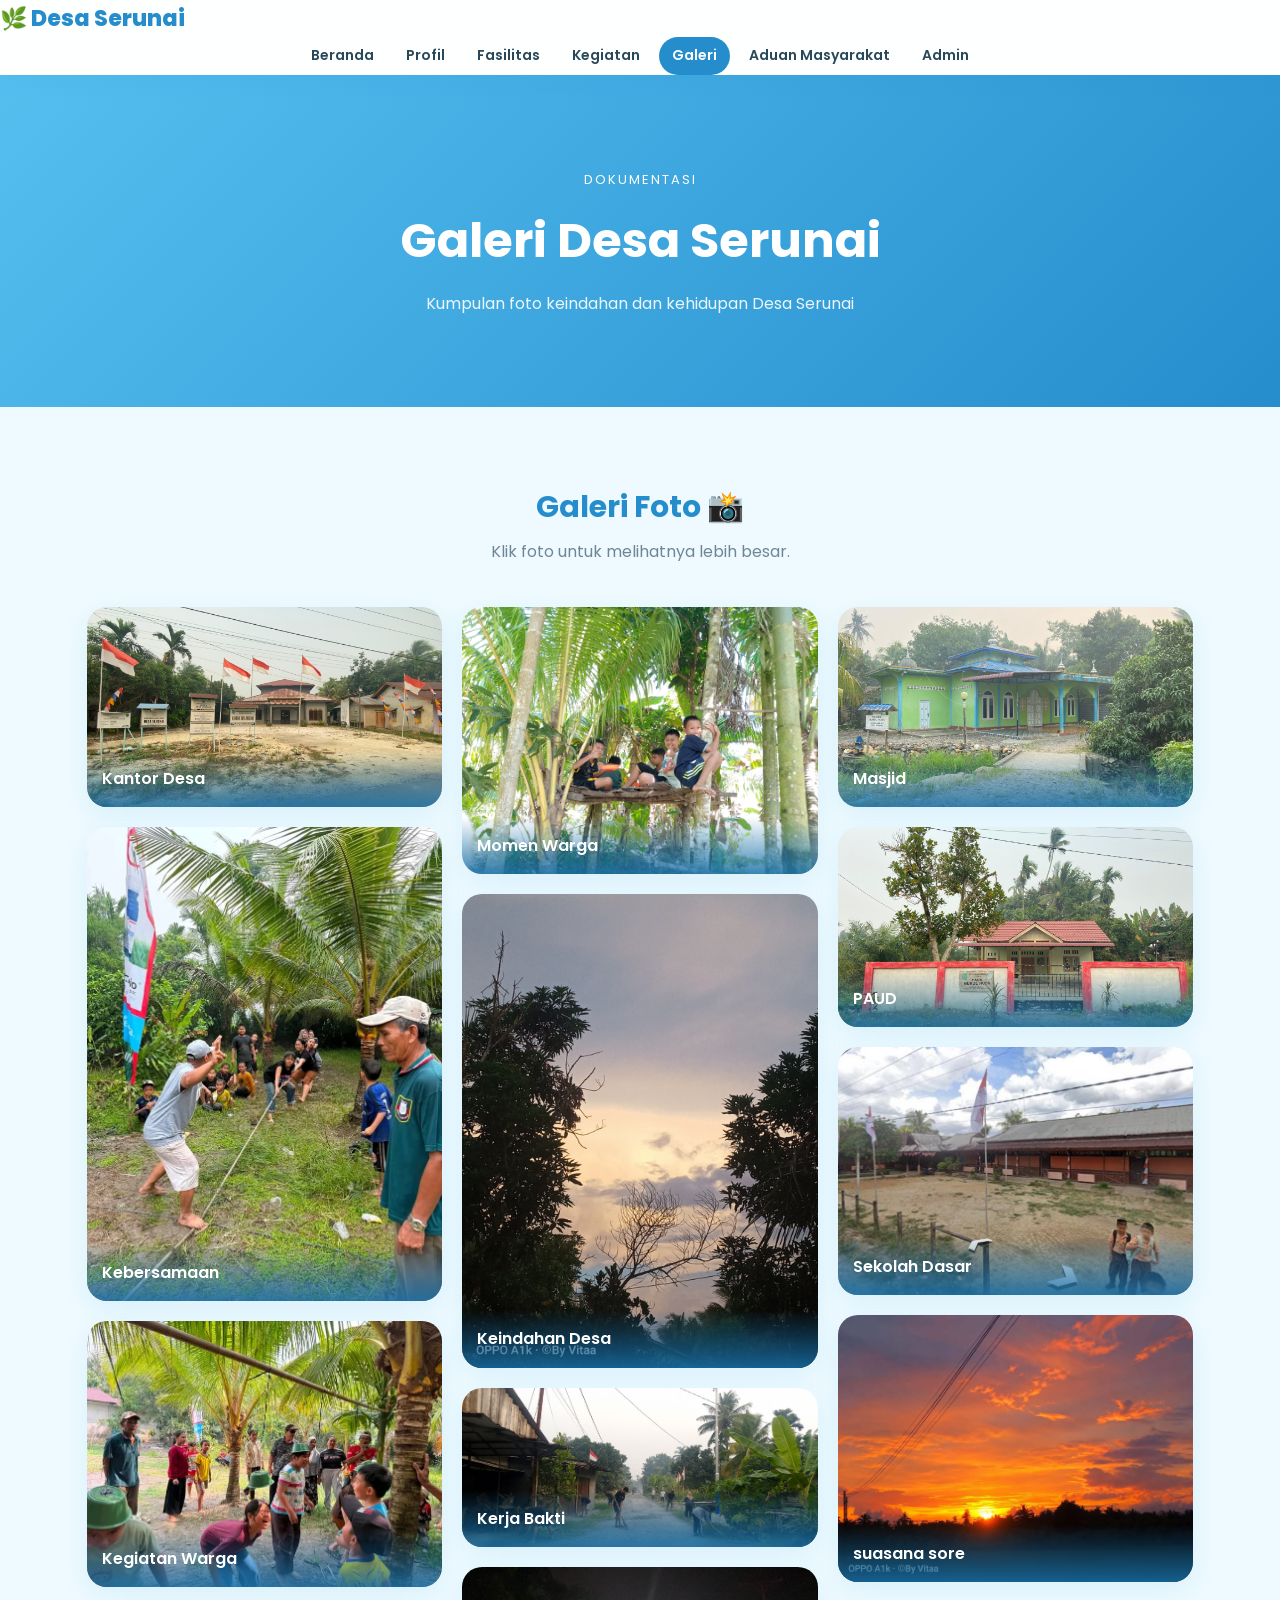
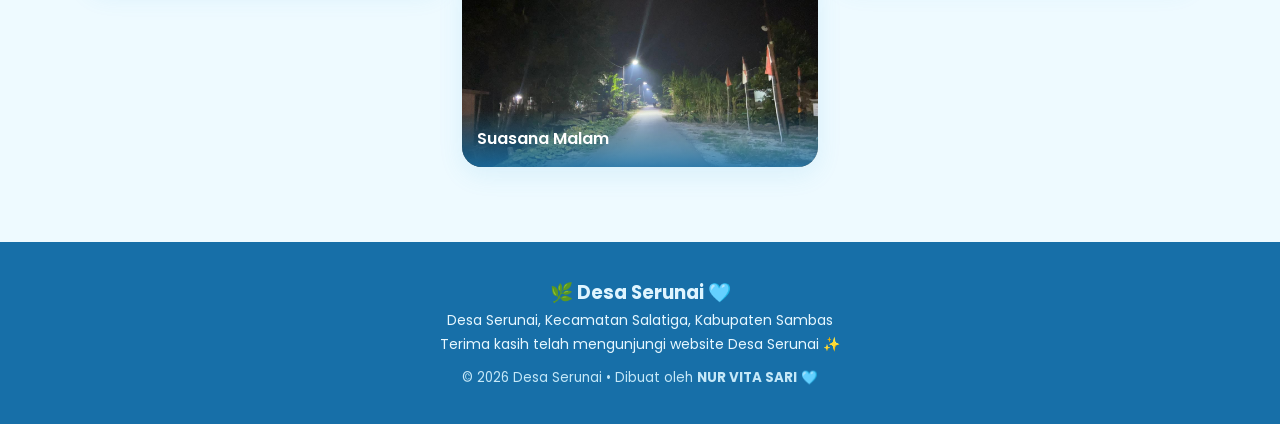
<file: galeri.html>
<!DOCTYPE html>
<html lang="id">
<head>
    <meta charset="UTF-8">
    <meta name="viewport" content="width=device-width, initial-scale=1.0">
    <title>Galeri Desa Serunai</title>
    <link rel="stylesheet" href="style.css">
</head>
  <link rel="icon" type="image/jpeg" href="favicon.jpg">
<link rel="shortcut icon" type="image/jpeg" href="favicon.jpg">

<body>

<nav>
    <div class="logo">🌿 Desa Serunai</div>

    <div class="menu">
        <a href="index.html">Beranda</a>
        <a href="profil.html">Profil</a>
        <a href="fasilitas.html">Fasilitas</a>
        <a href="kegiatan.html">Kegiatan</a>
        <a href="galeri.html" class="active">Galeri</a>
        <a href="aduan.html">Aduan Masyarakat</a>
        <a href="admin.html">Admin</a>
    </div>
</nav>

<section class="page-header">
    <span>DOKUMENTASI</span>
    <h1>Galeri Desa Serunai</h1>
    <p>Kumpulan foto keindahan dan kehidupan Desa Serunai</p>
</section>

<section class="section">

    <div class="title">
        <h2>Galeri Foto 📸</h2>
        <p>Klik foto untuk melihatnya lebih besar.</p>
    </div>

    <div class="photo-gallery">

        <div class="gallery-item card-animate">
            <img src="foto/kantor-desa.jpg" alt="Kantor Desa">
            <span>Kantor Desa</span>
        </div>

        <div class="gallery-item card-animate">
            <img src="foto/kebersamaan1.jpg" alt="Kebersamaan 1">
            <span>Kebersamaan</span>
        </div>

        <div class="gallery-item card-animate">
            <img src="foto/kebersamaan2.jpg" alt="Kebersamaan 2">
            <span>Kegiatan Warga</span>
        </div>

        <div class="gallery-item card-animate">
            <img src="foto/kebersamaan3.jpg" alt="Kebersamaan 3">
            <span>Momen Warga</span>
        </div>

        <div class="gallery-item card-animate">
            <img src="foto/keindahan.jpg" alt="Keindahan">
            <span>Keindahan Desa</span>
        </div>

        <div class="gallery-item card-animate">
            <img src="foto/kerja-bakti.jpg" alt="Kerja Bakti">
            <span>Kerja Bakti</span>
        </div>

        <div class="gallery-item card-animate">
            <img src="foto/malam.jpg" alt="Malam">
            <span>Suasana Malam</span>
        </div>

        <div class="gallery-item card-animate">
            <img src="foto/masjid.jpg" alt="Masjid">
            <span>Masjid</span>
        </div>

        <div class="gallery-item card-animate">
            <img src="foto/paud.jpg" alt="PAUD">
            <span>PAUD</span>
        </div>

       <div class="gallery-item card-animate">
            <img src="foto/sd.jpg" alt="SD">
            <span>Sekolah Dasar</span>
        </div>

        <div class="gallery-item card-animate">
            <img src="foto/sore.jpg" alt="PAUD">
            <span>suasana sore</span>
        </div>

    </div>

</section>

<footer>
    <h3>🌿 Desa Serunai 🩵</h3>

    <p>
        Desa Serunai, Kecamatan Salatiga,
        Kabupaten Sambas
    </p>

    <p>
        Terima kasih telah mengunjungi website
        Desa Serunai ✨
    </p>

    <small>
        © 2026 Desa Serunai • Dibuat oleh <strong>NUR VITA SARI</strong> 🩵
    </small>
    
    
</footer>

<script src="script.js"></script>

</body>
</html>
</file>
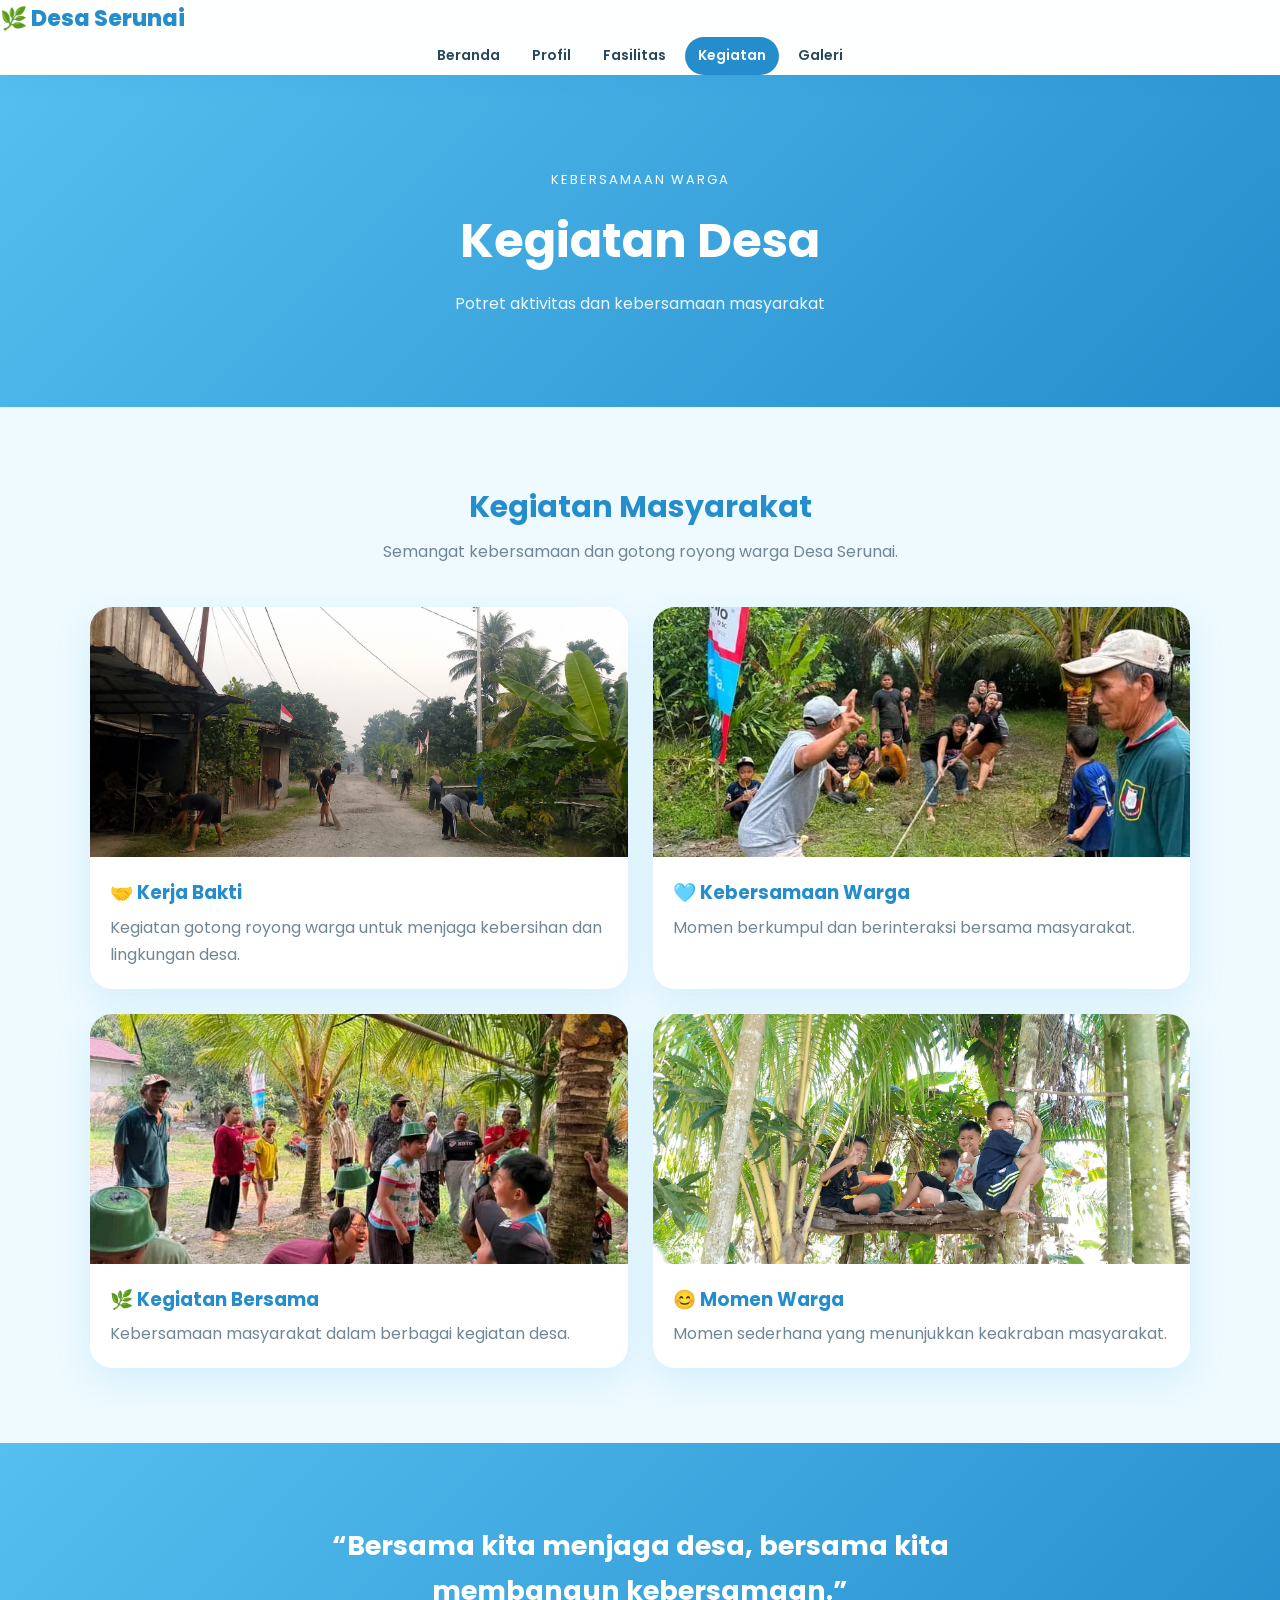
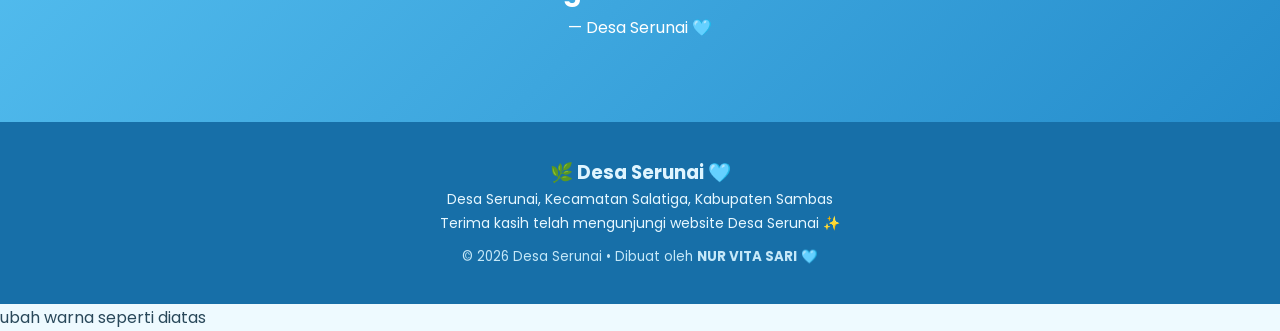
<file: kegiatan.html>
<!DOCTYPE html>
<html lang="id">
<head>
    <meta charset="UTF-8">
    <meta name="viewport" content="width=device-width, initial-scale=1.0">
    <title>Kegiatan Desa Serunai</title>
    <link rel="stylesheet" href="style.css">
</head>
  <link rel="icon" type="image/jpeg" href="favicon.jpg">
<link rel="shortcut icon" type="image/jpeg" href="favicon.jpg">

<body>

<nav>
    <div class="logo">🌿 Desa Serunai</div>

    <div class="menu">
        <a href="index.html">Beranda</a>
        <a href="profil.html">Profil</a>
        <a href="fasilitas.html">Fasilitas</a>
        <a href="kegiatan.html" class="active">Kegiatan</a>
        <a href="galeri.html">Galeri</a>
    </div>
</nav>

<section class="page-header">
    <span>KEBERSAMAAN WARGA</span>
    <h1>Kegiatan Desa</h1>
    <p>Potret aktivitas dan kebersamaan masyarakat</p>
</section>

<section class="section">

    <div class="title">
        <h2>Kegiatan Masyarakat</h2>
        <p>Semangat kebersamaan dan gotong royong warga Desa Serunai.</p>
    </div>

    <div class="gallery-grid">

        <div class="photo-card card-animate">
            <img src="foto/kerja-bakti.jpg" alt="Kerja Bakti">
            <div>
                <h3>🤝 Kerja Bakti</h3>
                <p>
                    Kegiatan gotong royong warga untuk
                    menjaga kebersihan dan lingkungan desa.
                </p>
            </div>
        </div>

        <div class="photo-card card-animate">
            <img src="foto/kebersamaan1.jpg" alt="Kebersamaan warga">
            <div>
                <h3>🩵 Kebersamaan Warga</h3>
                <p>
                    Momen berkumpul dan berinteraksi
                    bersama masyarakat.
                </p>
            </div>
        </div>

        <div class="photo-card card-animate">
            <img src="foto/kebersamaan2.jpg" alt="Kegiatan warga">
            <div>
                <h3>🌿 Kegiatan Bersama</h3>
                <p>
                    Kebersamaan masyarakat dalam
                    berbagai kegiatan desa.
                </p>
            </div>
        </div>

        <div class="photo-card card-animate">
            <img src="foto/kebersamaan3.jpg" alt="Momen warga">
            <div>
                <h3>😊 Momen Warga</h3>
                <p>
                    Momen sederhana yang menunjukkan
                    keakraban masyarakat.
                </p>
            </div>
        </div>

    </div>

</section>

<section class="quote-section">
    <div>
        <h2>“Bersama kita menjaga desa, bersama kita membangun kebersamaan.”</h2>
        <p>— Desa Serunai 🩵</p>
    </div>
</section>

<footer>
    <h3>🌿 Desa Serunai 🩵</h3>

    <p>
        Desa Serunai, Kecamatan Salatiga,
        Kabupaten Sambas
    </p>

    <p>
        Terima kasih telah mengunjungi website
        Desa Serunai ✨
    </p>

    <small>
        © 2026 Desa Serunai • Dibuat oleh <strong>NUR VITA SARI</strong> 🩵
    </small>

    
</footer>

<script src="script.js"></script>

</body>
</html>ubah warna seperti diatas
</file>
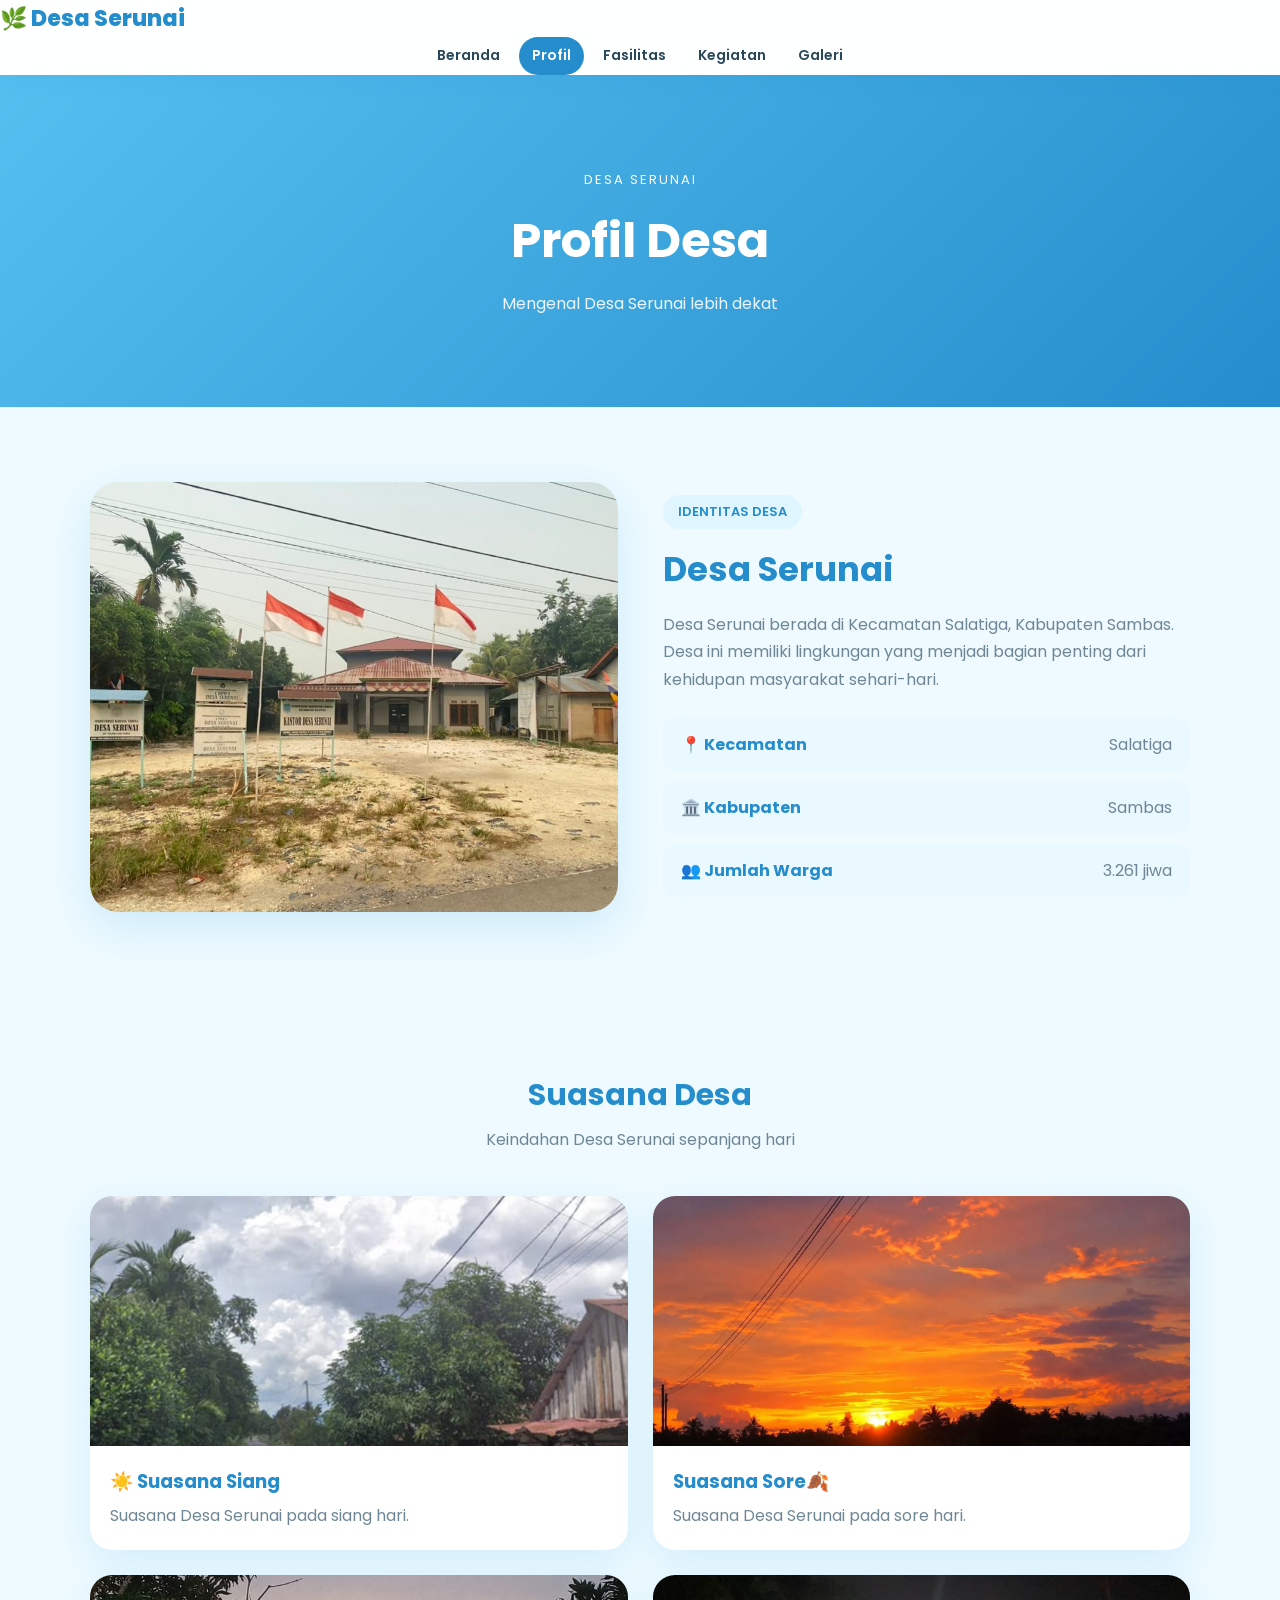
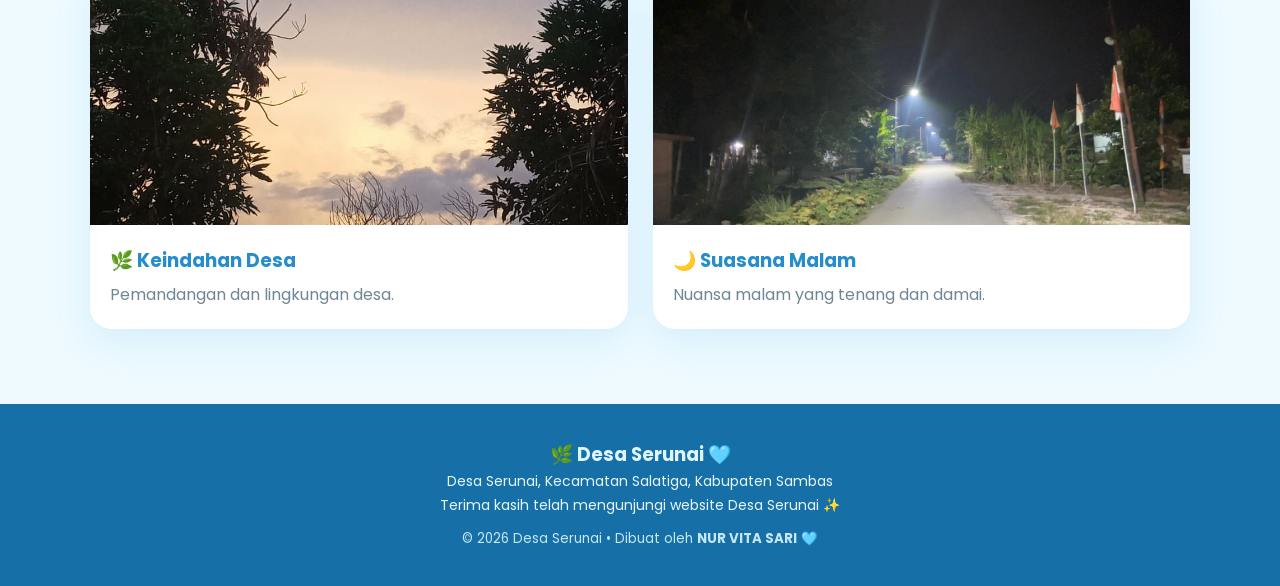
<file: profil.html>
<!DOCTYPE html>
<html lang="id">
<head>
    <meta charset="UTF-8">
    <meta name="viewport" content="width=device-width, initial-scale=1.0">
    <title>Profil Desa Serunai</title>
    <link rel="stylesheet" href="style.css">
</head>
  <link rel="icon" type="image/jpeg" href="favicon.jpg">
<link rel="shortcut icon" type="image/jpeg" href="favicon.jpg">

<body>

<nav>
    <div class="logo">🌿 Desa Serunai</div>

    <div class="menu">
        <a href="index.html">Beranda</a>
        <a href="profil.html" class="active">Profil</a>
        <a href="fasilitas.html">Fasilitas</a>
        <a href="kegiatan.html">Kegiatan</a>
        <a href="galeri.html">Galeri</a>
    </div>
</nav>

<section class="page-header">
    <span>DESA SERUNAI</span>
    <h1>Profil Desa</h1>
    <p>Mengenal Desa Serunai lebih dekat</p>
</section>

<section class="section">

    <div class="about-home">

        <div class="image-box">
            <img src="foto/kantor-desa.jpg" alt="Kantor Desa Serunai">
        </div>

        <div class="about-text">
            <span class="label purple">IDENTITAS DESA</span>

            <h2>Desa Serunai</h2>

            <p>
                Desa Serunai berada di Kecamatan Salatiga,
                Kabupaten Sambas. Desa ini memiliki lingkungan
                yang menjadi bagian penting dari kehidupan
                masyarakat sehari-hari.
            </p>

            <div class="info-list">
                <div>
                    <b>📍 Kecamatan</b>
                    <span>Salatiga</span>
                </div>

                <div>
                    <b>🏛️ Kabupaten</b>
                    <span>Sambas</span>
                </div>

                <div>
                    <b>👥 Jumlah Warga</b>
                    <span>3.261 jiwa</span>
                </div>
            </div>

        </div>

    </div>

</section>

<section class="section purple-section">

    <div class="title">
        <h2>Suasana Desa</h2>
        <p>Keindahan Desa Serunai sepanjang hari</p>
    </div>

    <div class="gallery-grid">

        <div class="photo-card card-animate">
            <img src="foto/siang.jpg" alt="Suasana siang Desa Serunai">
            <div>
                <h3>☀️ Suasana Siang</h3>
                <p>Suasana Desa Serunai pada siang hari.</p>
            </div>
        </div>

        <div class="photo-card card-animate">
            <img src="foto/sore.jpg" alt="Suasana siang Desa Serunai">
            <div>
                <h3> Suasana Sore🍂</h3>
                <p>Suasana Desa Serunai pada sore hari.</p>
            </div>
        </div>


        <div class="photo-card card-animate">
            <img src="foto/keindahan.jpg" alt="Keindahan Desa Serunai">
            <div>
                <h3>🌿 Keindahan Desa</h3>
                <p>Pemandangan dan lingkungan desa.</p>
            </div>
        </div>

        <div class="photo-card card-animate">
            <img src="foto/malam.jpg" alt="Suasana malam Desa Serunai">
            <div>
                <h3>🌙 Suasana Malam</h3>
                <p>Nuansa malam yang tenang dan damai.</p>
            </div>
        </div>

    </div>

</section>

<footer>
    <h3>🌿 Desa Serunai 🩵</h3>

    <p>
        Desa Serunai, Kecamatan Salatiga,
        Kabupaten Sambas
    </p>

    <p>
        Terima kasih telah mengunjungi website
        Desa Serunai ✨
    </p>

    <small>
        © 2026 Desa Serunai • Dibuat oleh <strong>NUR VITA SARI</strong> 🩵
    </small>

   

<script src="script.js"></script>

</body>
</html>
</file>
<file: style.css>
@import url('https://fonts.googleapis.com/css2?family=Poppins:wght@300;400;500;600;700;800&display=swap');

/* ========================================
   DASAR WEBSITE
======================================== */

:root {
    --biru-muda: #8ed8ff;
    --biru: #4db8ed;
    --biru-tua: #258dcc;
    --biru-gelap: #176fa8;
    --biru-soft: #eefaff;
    --putih: #ffffff;
    --gelap: #29485a;
    --abu: #6f8795;
    --hijau: #48cfa5;
    --merah: #ff6b81;
}

* {
    margin: 0;
    padding: 0;
    box-sizing: border-box;
}

html {
    scroll-behavior: smooth;
}

body {
    font-family: 'Poppins', sans-serif;
    background: #eefaff;
    color: var(--gelap);
    line-height: 1.7;
    animation: halamanMasuk 0.6s ease;
}


/* ========================================
   NAVBAR
======================================== */

nav {
    position: sticky;
    top: 0;
    z-index: 999;

    background: rgba(255, 255, 255, 0.94);

    backdrop-filter: blur(12px);

    box-shadow:
        0 4px 20px rgba(37, 141, 204, 0.10);
}

.nav-inner {
    max-width: 1150px;
    margin: auto;
    padding: 15px 22px;

    display: flex;
    align-items: center;
    justify-content: space-between;
    gap: 20px;
}

.logo {
    color: var(--biru-tua);
    font-weight: 800;
    font-size: 22px;
    text-decoration: none;
}

.menu {
    display: flex;
    justify-content: center;
    flex-wrap: wrap;
    gap: 6px;
}

.menu a {
    text-decoration: none;
    color: var(--gelap);
    padding: 7px 13px;
    border-radius: 20px;
    font-size: 14px;
    font-weight: 600;
    transition: 0.3s;
}

.menu a:hover {
    background: var(--biru-tua);
    color: white;
    transform: translateY(-2px);
}

.menu a.active {
    background: var(--biru-tua);
    color: white;
}


/* ========================================
   HERO
======================================== */

.hero {
    min-height: 82vh;

    display: flex;
    justify-content: center;
    align-items: center;

    text-align: center;
    padding: 50px 20px;

    color: white;

    background:
        linear-gradient(
            rgba(23, 111, 168, 0.72),
            rgba(77, 184, 237, 0.70)
        ),
        url("foto/keindahan.jpg");

    background-size: cover;
    background-position: center;
}

.hero-content {
    max-width: 850px;
    animation: heroMasuk 1s ease;
}

.hero h1 {
    font-size: clamp(42px, 8vw, 78px);
    line-height: 1.05;
    margin: 18px 0;
}

.hero p {
    font-size: 17px;
    max-width: 700px;
    margin: auto;
}


/* ========================================
   LABEL
======================================== */

.label {
    display: inline-block;

    padding: 6px 15px;

    border-radius: 20px;

    background: rgba(255, 255, 255, 0.2);

    font-size: 13px;
    font-weight: 600;
}

.label.purple {
    background: #dff5ff;
    color: var(--biru-tua);
}


/* ========================================
   BUTTON
======================================== */

.btn {
    display: inline-block;

    margin-top: 25px;
    padding: 12px 23px;

    border-radius: 30px;

    background: white;
    color: var(--biru-tua);

    text-decoration: none;
    font-weight: 700;

    transition:
        transform 0.25s,
        box-shadow 0.25s;

    box-shadow:
        0 8px 25px rgba(37, 141, 204, 0.15);
}

.btn:hover {
    transform:
        translateY(-4px)
        scale(1.02);
}

.btn:active {
    transform: scale(0.90);

    box-shadow:
        0 3px 10px rgba(37, 141, 204, 0.15);
}

.purple-btn {
    background: linear-gradient(
        135deg,
        #67c9f5,
        #2998d3
    );

    color: white;
}


/* ========================================
   SECTION
======================================== */

.section {
    max-width: 1150px;
    margin: auto;
    padding: 75px 22px;
}

.purple-section {
    max-width: none;
    background: #eefaff;
}

.title {
    text-align: center;
    margin-bottom: 42px;
}

.title h2 {
    color: var(--biru-tua);
    font-size: 30px;
}

.title p {
    color: var(--abu);
    margin-top: 5px;
}


/* ========================================
   STATISTIK
======================================== */

.stats {
    display: grid;
    grid-template-columns: repeat(3, 1fr);
    gap: 22px;
}

.stat {
    background: white;
    text-align: center;
    padding: 30px;
    border-radius: 24px;

    box-shadow:
        0 12px 35px
        rgba(66, 174, 226, 0.15);

    transition: 0.3s;
}

.stat:hover {
    transform: translateY(-8px);
}

.stat .icon {
    font-size: 35px;
}

.stat h3 {
    font-size: 29px;
    color: var(--biru-tua);
}


/* ========================================
   ABOUT
======================================== */

.about-home {
    max-width: 1100px;
    margin: auto;

    display: grid;
    grid-template-columns: 1fr 1fr;

    gap: 45px;
    align-items: center;
}

.image-box img {
    width: 100%;
    height: 430px;

    object-fit: cover;

    border-radius: 28px;

    box-shadow:
        0 15px 40px
        rgba(66, 174, 226, 0.18);

    transition: 0.5s;
}

.image-box img:hover {
    transform: scale(1.02);
}

.about-text h2 {
    font-size: 34px;
    margin: 12px 0;
    color: var(--biru-tua);
}

.about-text p {
    color: var(--abu);
    margin-bottom: 15px;
}


/* ========================================
   HEADER HALAMAN
======================================== */

.page-header {
    text-align: center;

    padding: 90px 20px;

    background:
        linear-gradient(
            135deg,
            #55bff0,
            #258dcc
        );

    color: white;
}

.page-header span {
    font-size: 13px;
    letter-spacing: 2px;
}

.page-header h1 {
    font-size: 48px;
    margin: 8px 0;
}

.page-header p {
    opacity: 0.9;
}


/* ========================================
   INFO DESA
======================================== */

.info-list {
    margin-top: 25px;
}

.info-list div {
    display: flex;
    justify-content: space-between;
    gap: 20px;

    background: #eaf8ff;

    padding: 13px 18px;

    border-radius: 13px;

    margin-bottom: 10px;
}

.info-list b {
    color: var(--biru-tua);
}

.info-list span {
    color: var(--abu);
}


/* ========================================
   CARD
======================================== */

.gallery-grid {
    max-width: 1100px;
    margin: auto;

    display: grid;
    grid-template-columns: repeat(2, 1fr);

    gap: 25px;
}

.photo-card {
    background: white;

    border-radius: 22px;

    overflow: hidden;

    box-shadow:
        0 12px 35px
        rgba(66, 174, 226, 0.15);

    transition: 0.35s;
}

.photo-card:hover {
    transform: translateY(-8px);

    box-shadow:
        0 20px 40px
        rgba(66, 174, 226, 0.22);
}

.photo-card img {
    width: 100%;
    height: 250px;

    object-fit: cover;
    display: block;

    transition: 0.5s;
}

.photo-card:hover img {
    transform: scale(1.04);
}

.photo-card div {
    padding: 20px;
}

.photo-card h3 {
    color: var(--biru-tua);
    margin-bottom: 5px;
}

.photo-card p {
    color: var(--abu);
}


/* ========================================
   GALERI
======================================== */

.photo-gallery {
    max-width: 1150px;
    margin: auto;

    columns: 3 250px;
    column-gap: 20px;
}

.gallery-item {
    position: relative;

    margin-bottom: 20px;

    overflow: hidden;

    border-radius: 20px;

    cursor: pointer;

    break-inside: avoid;

    box-shadow:
        0 8px 25px
        rgba(66, 174, 226, 0.12);
}

.gallery-item img {
    width: 100%;
    display: block;
    transition: 0.5s;
}

.gallery-item:hover img {
    transform: scale(1.08);
}

.gallery-item span {
    position: absolute;

    bottom: 0;
    left: 0;
    right: 0;

    padding: 15px;

    color: white;
    font-weight: 600;

    background:
        linear-gradient(
            transparent,
            rgba(23, 111, 168, 0.85)
        );
}


/* ========================================
   LOKASI
======================================== */

.location-box {
    max-width: 900px;
    margin: auto;

    background: white;

    border-radius: 25px;

    padding: 45px;

    text-align: center;

    box-shadow:
        0 15px 40px
        rgba(66, 174, 226, 0.15);
}

.location-box h2 {
    color: var(--biru-tua);

    font-size: 32px;

    margin: 12px 0;
}


/* ========================================
   QUOTE
======================================== */

.quote-section {
    text-align: center;

    padding: 80px 20px;

    background:
        linear-gradient(
            135deg,
            #55bff0,
            #258dcc
        );

    color: white;
}

.quote-section h2 {
    max-width: 750px;
    margin: auto;
    font-size: 27px;
}


/* ========================================
   FOOTER
======================================== */

footer {
    text-align: center;

    padding: 35px 20px;

    background: #176fa8;

    color: white;
}

footer h3 {
    color: #dff5ff;
}

footer p {
    color: #e6f7ff;
    font-size: 14px;
}

footer small {
    display: block;

    margin-top: 10px;

    color: #c5e8f8;
}


/* ========================================
   ANIMASI FOTO SAAT SCROLL
======================================== */

.card-animate {
    opacity: 0;

    transform: translateY(45px);

    transition:
        opacity 0.8s ease,
        transform 0.8s ease;
}

.card-animate.show {
    opacity: 1;

    transform: translateY(0);
}


/* ========================================
   ANIMASI HERO
======================================== */

@keyframes heroMasuk {

    from {
        opacity: 0;

        transform:
            translateY(35px);
    }

    to {
        opacity: 1;

        transform:
            translateY(0);
    }

}


/* ========================================
   EMOT BERTERBANGAN 💙🌸✨
======================================== */

.floating-emot {
    position: fixed;

    bottom: -60px;
    left: 0;

    z-index: 9999;

    pointer-events: none;
    user-select: none;

    font-size: 22px;

    animation-name:
        emotTerbang;

    animation-timing-function:
        linear;

    animation-fill-mode:
        forwards;
}

@keyframes emotTerbang {

    0% {
        transform:
            translateY(0)
            translateX(0)
            rotate(0deg)
            scale(0.7);

        opacity: 0;
    }

    10% {
        opacity: 1;
    }

    50% {
        transform:
            translateY(-50vh)
            translateX(30px)
            rotate(180deg)
            scale(1);

        opacity: 0.9;
    }

    100% {
        transform:
            translateY(-115vh)
            translateX(-30px)
            rotate(360deg)
            scale(0.8);

        opacity: 0;
    }
}


/* ========================================
   HALAMAN ADUAN & ADMIN
======================================== */

body {
    background: #eefaff;
}

/* Header halaman */
.admin-header,
.aduan-header {
    background:
        linear-gradient(
            135deg,
            #55bff0,
            #258dcc
        );

    color: white;

    text-align: center;

    padding: 70px 20px;
}

.admin-header h1,
.aduan-header h1 {
    font-size: 45px;
    margin-bottom: 10px;
}

.admin-header p,
.aduan-header p {
    font-size: 18px;
}


/* Container */
.admin-container,
.aduan-container {
    width: 90%;
    max-width: 1000px;
    margin: 50px auto;
}


/* Judul */
.admin-title,
.aduan-title {
    text-align: center;
    margin-bottom: 30px;
}

.admin-title h2,
.aduan-title h2 {
    color: var(--biru-tua);
    font-size: 32px;
}


/* Card */
.admin-card,
.aduan-card {
    background: white;

    padding: 30px;

    margin-bottom: 25px;

    border-radius: 18px;

    box-shadow:
        0 8px 25px
        rgba(66, 174, 226, 0.13);
}


/* Input */
.admin-card input,
.admin-card textarea,
.admin-card select,
.aduan-card input,
.aduan-card textarea,
.aduan-card select {
    width: 100%;

    padding: 14px;

    margin-top: 8px;
    margin-bottom: 18px;

    border: 2px solid #d8effa;

    border-radius: 10px;

    font-size: 15px;

    outline: none;

    background: #f8fdff;

    transition: 0.3s;
}

.admin-card input:focus,
.admin-card textarea:focus,
.admin-card select:focus,
.aduan-card input:focus,
.aduan-card textarea:focus,
.aduan-card select:focus {
    border-color: var(--biru);

    box-shadow:
        0 0 0 4px
        rgba(77, 184, 237, 0.10);
}


/* Tombol */
.admin-card button,
.aduan-card button {
    background:
        linear-gradient(
            135deg,
            #67c9f5,
            #2998d3
        );

    color: white;

    border: none;

    padding: 13px 25px;

    border-radius: 10px;

    cursor: pointer;

    font-size: 15px;

    font-weight: bold;

    transition: 0.25s;
}

.admin-card button:hover,
.aduan-card button:hover {
    transform: translateY(-2px);

    box-shadow:
        0 5px 15px
        rgba(45, 160, 215, 0.30);
}


/* Status */
.status {
    display: inline-block;

    padding: 7px 14px;

    border-radius: 20px;

    background: #e3f6ff;

    color: var(--biru-tua);

    font-weight: bold;

    font-size: 13px;
}


/* Balasan Admin */
.balasan {
    margin-top: 20px;

    padding: 18px;

    border-radius: 12px;

    background:
        linear-gradient(
            135deg,
            #e7fff7,
            #f2fffb
        );

    border-left:
        5px solid
        var(--hijau);
}

.balasan b {
    color: #279b7b;
}


/* Pesan kosong */
.kosong {
    text-align: center;

    padding: 50px;

    background: white;

    border-radius: 18px;

    box-shadow:
        0 8px 25px
        rgba(66, 174, 226, 0.12);
}

.kosong h2 {
    color: var(--biru-tua);
}


/* ========================================
   RESPONSIVE HP 📱
======================================== */

@media (max-width: 750px) {

    .nav-inner {
        padding: 12px 15px;
    }

    .menu {
        gap: 4px;
    }

    .menu a {
        font-size: 12px;
        padding: 6px 9px;
    }

    .stats {
        grid-template-columns: 1fr;
    }

    .about-home {
        grid-template-columns: 1fr;
        gap: 30px;
    }

    .gallery-grid {
        grid-template-columns: 1fr;
    }

    .page-header {
        padding: 65px 20px;
    }

    .page-header h1 {
        font-size: 38px;
    }

    .hero {
        min-height: 75vh;
    }

    .hero h1 {
        font-size: 48px;
    }

    .hero p {
        font-size: 14px;
    }

    .image-box img {
        height: 300px;
    }

    .info-list div {
        flex-direction: column;
        gap: 2px;
    }

    .location-box {
        padding: 30px 20px;
    }

    .quote-section h2 {
        font-size: 21px;
    }

}


/* ========================================
   ANIMASI HALAMAN
======================================== */

@keyframes halamanMasuk {

    from {
        opacity: 0;
    }

    to {
        opacity: 1;
    }

}
</file>
